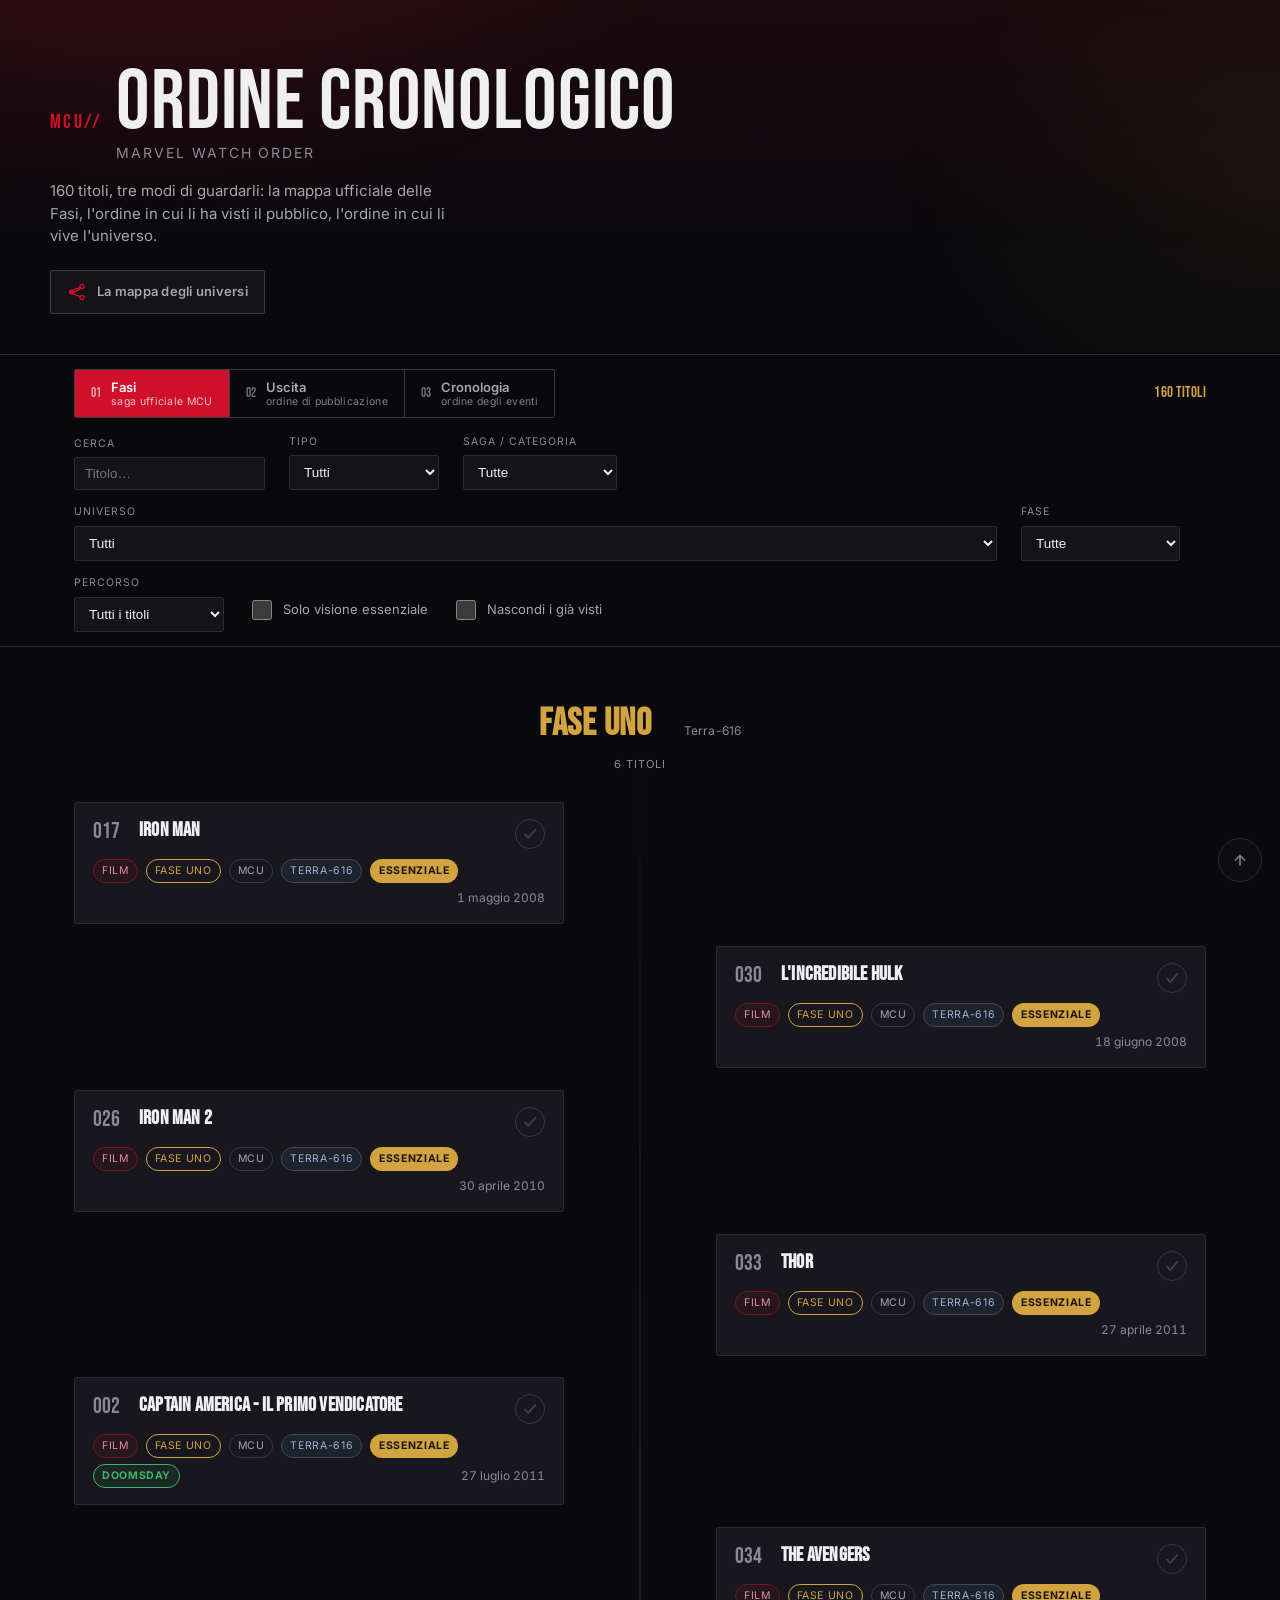
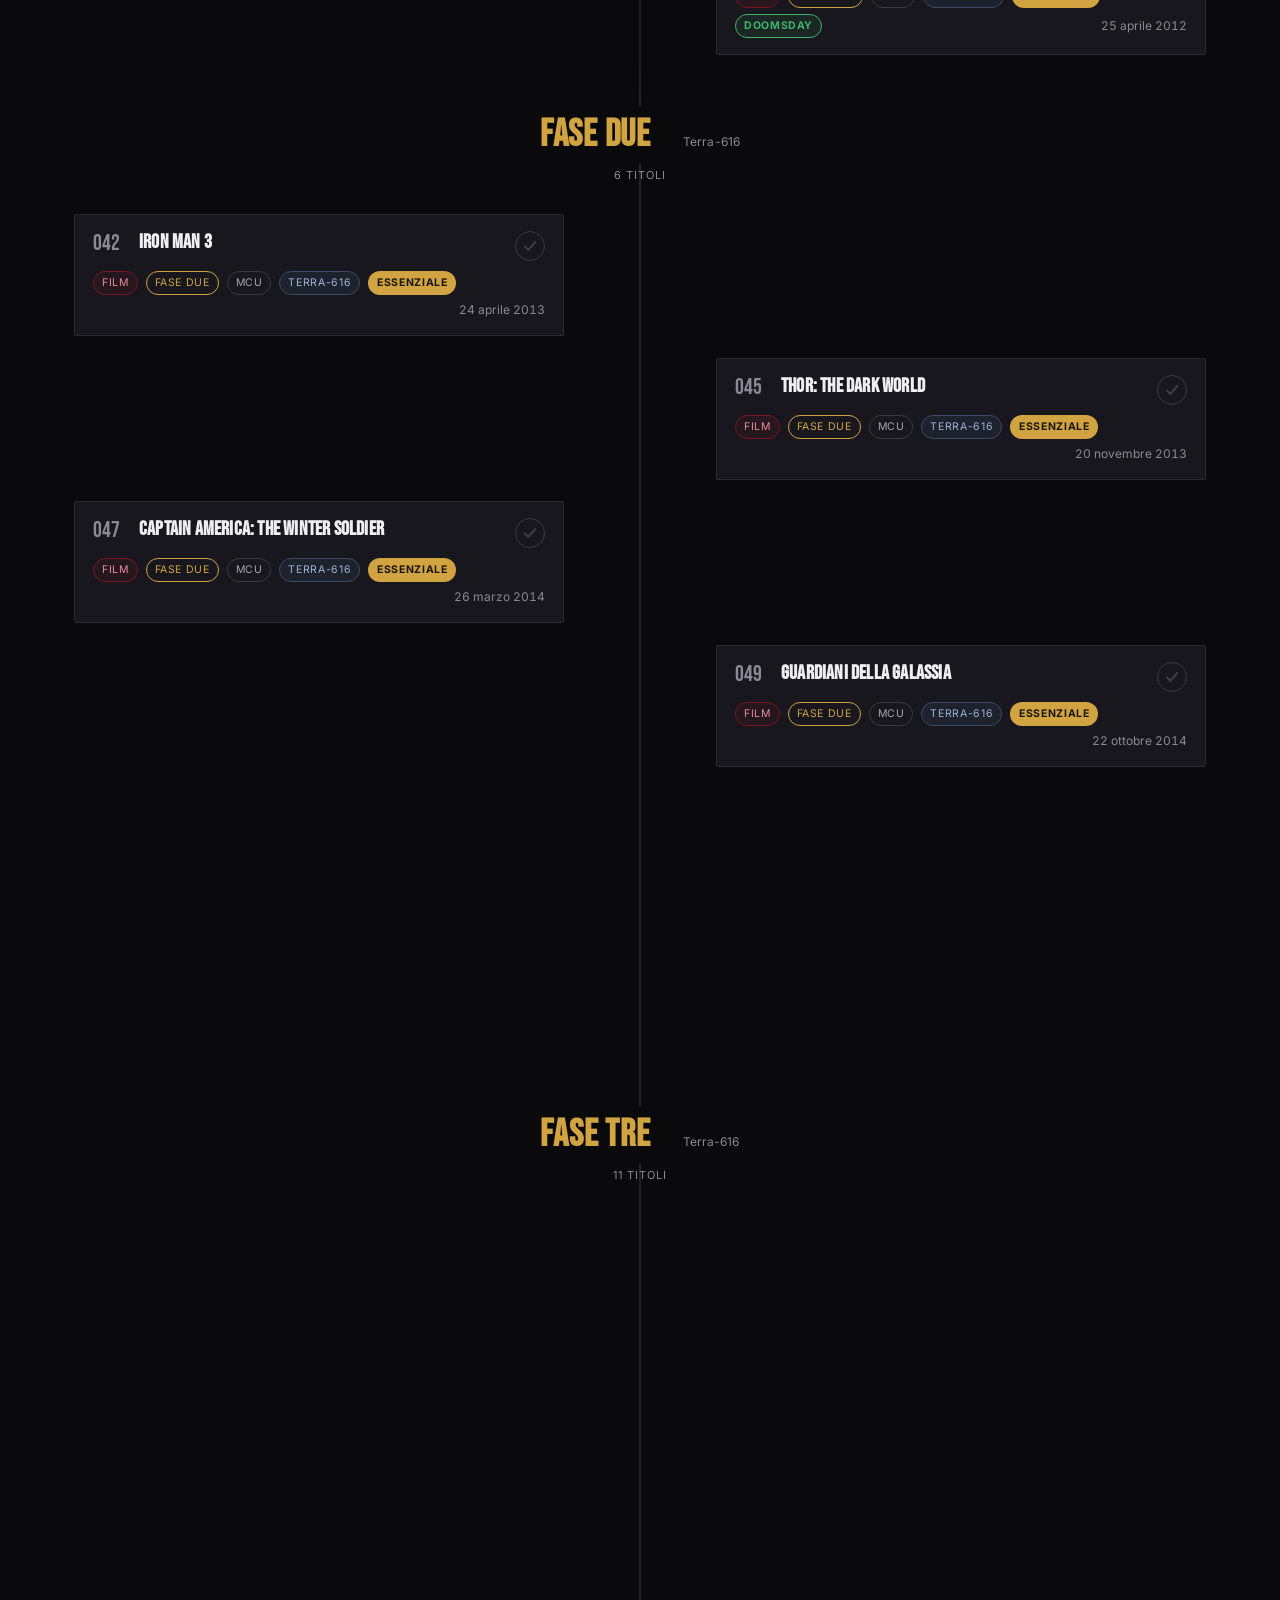
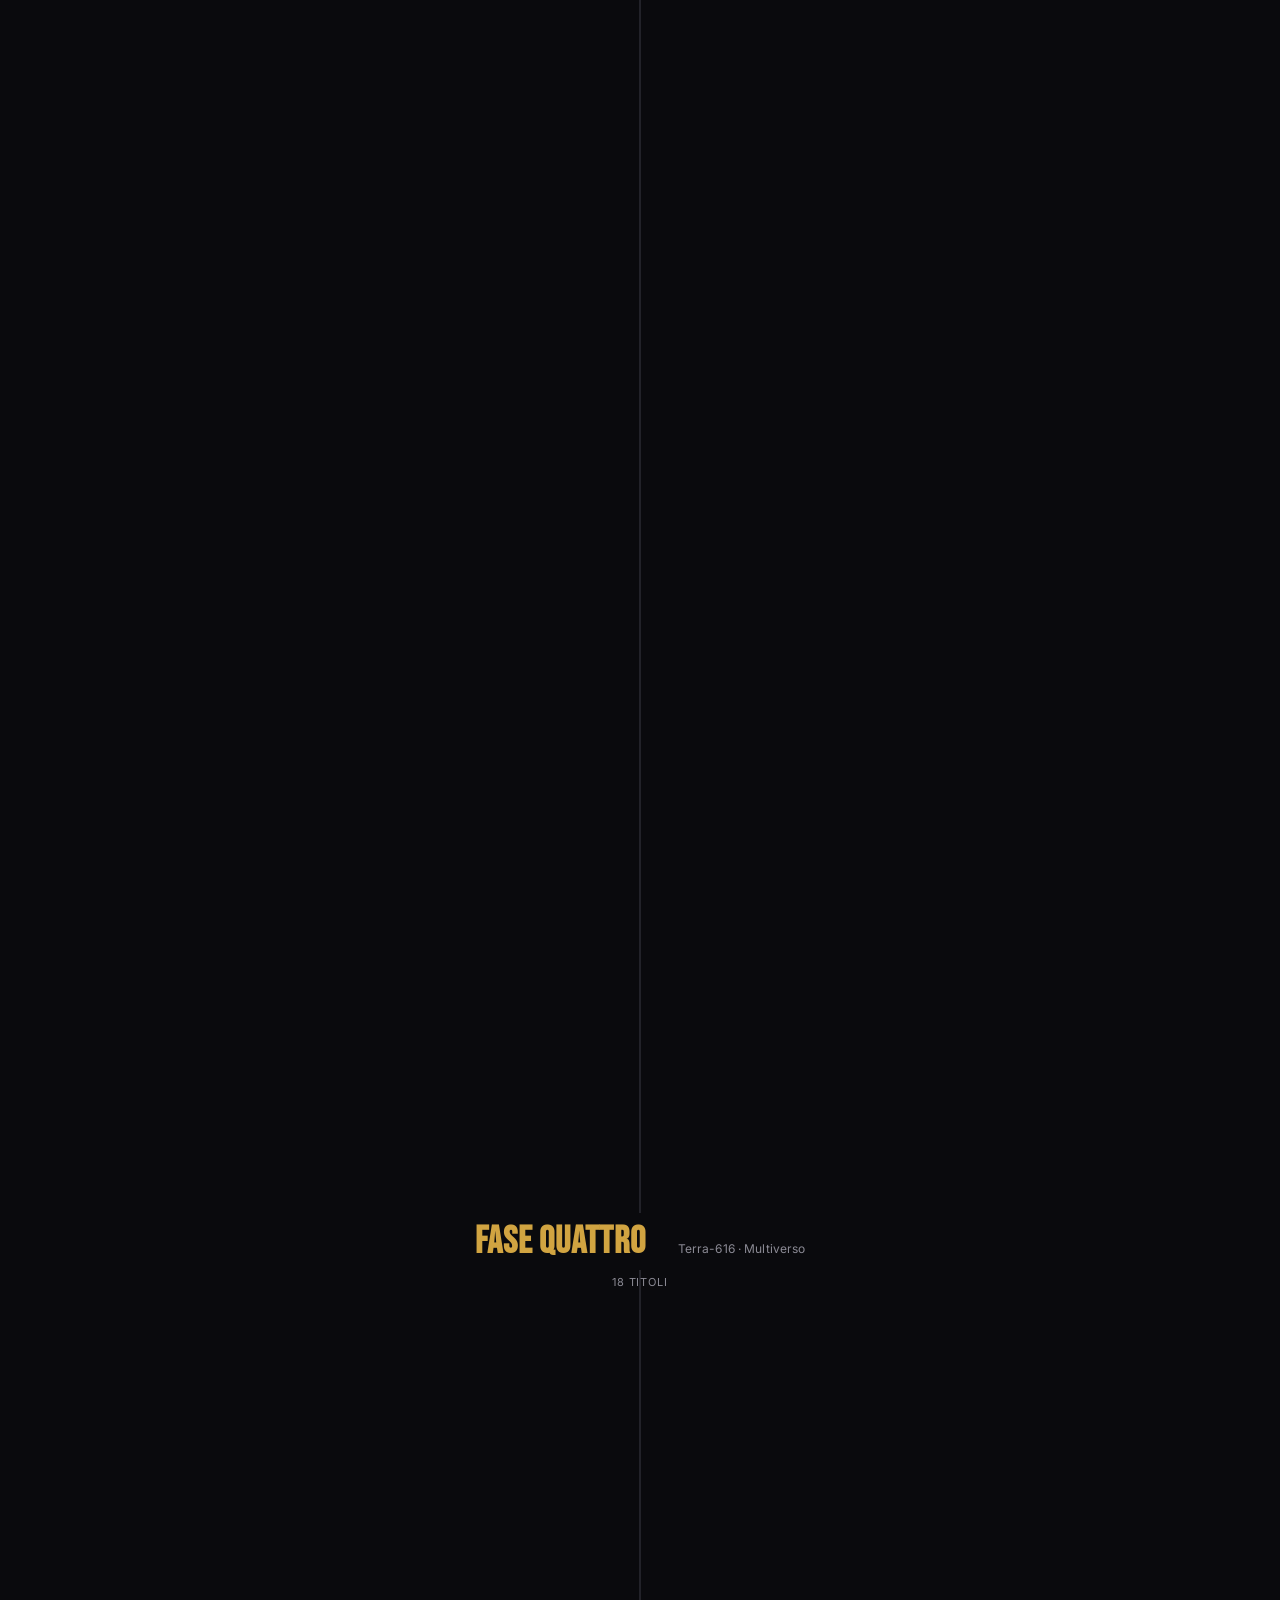
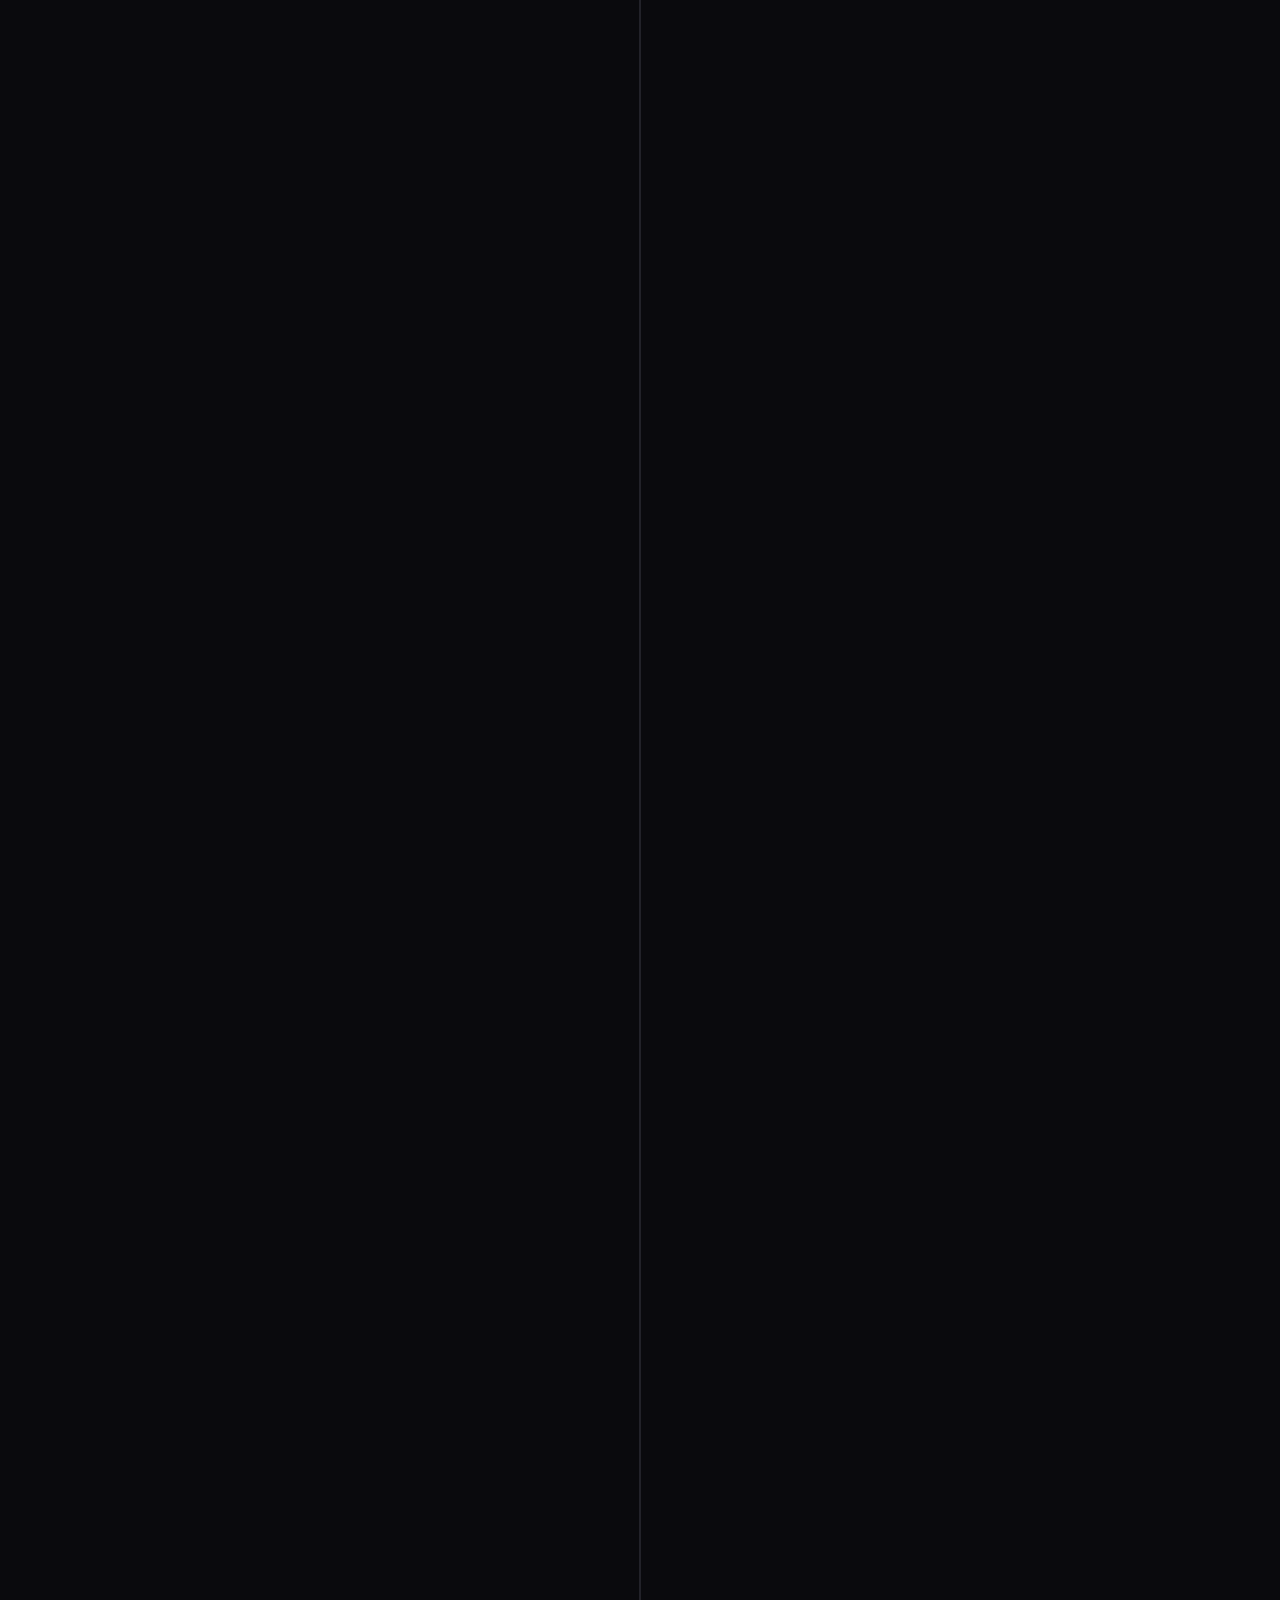
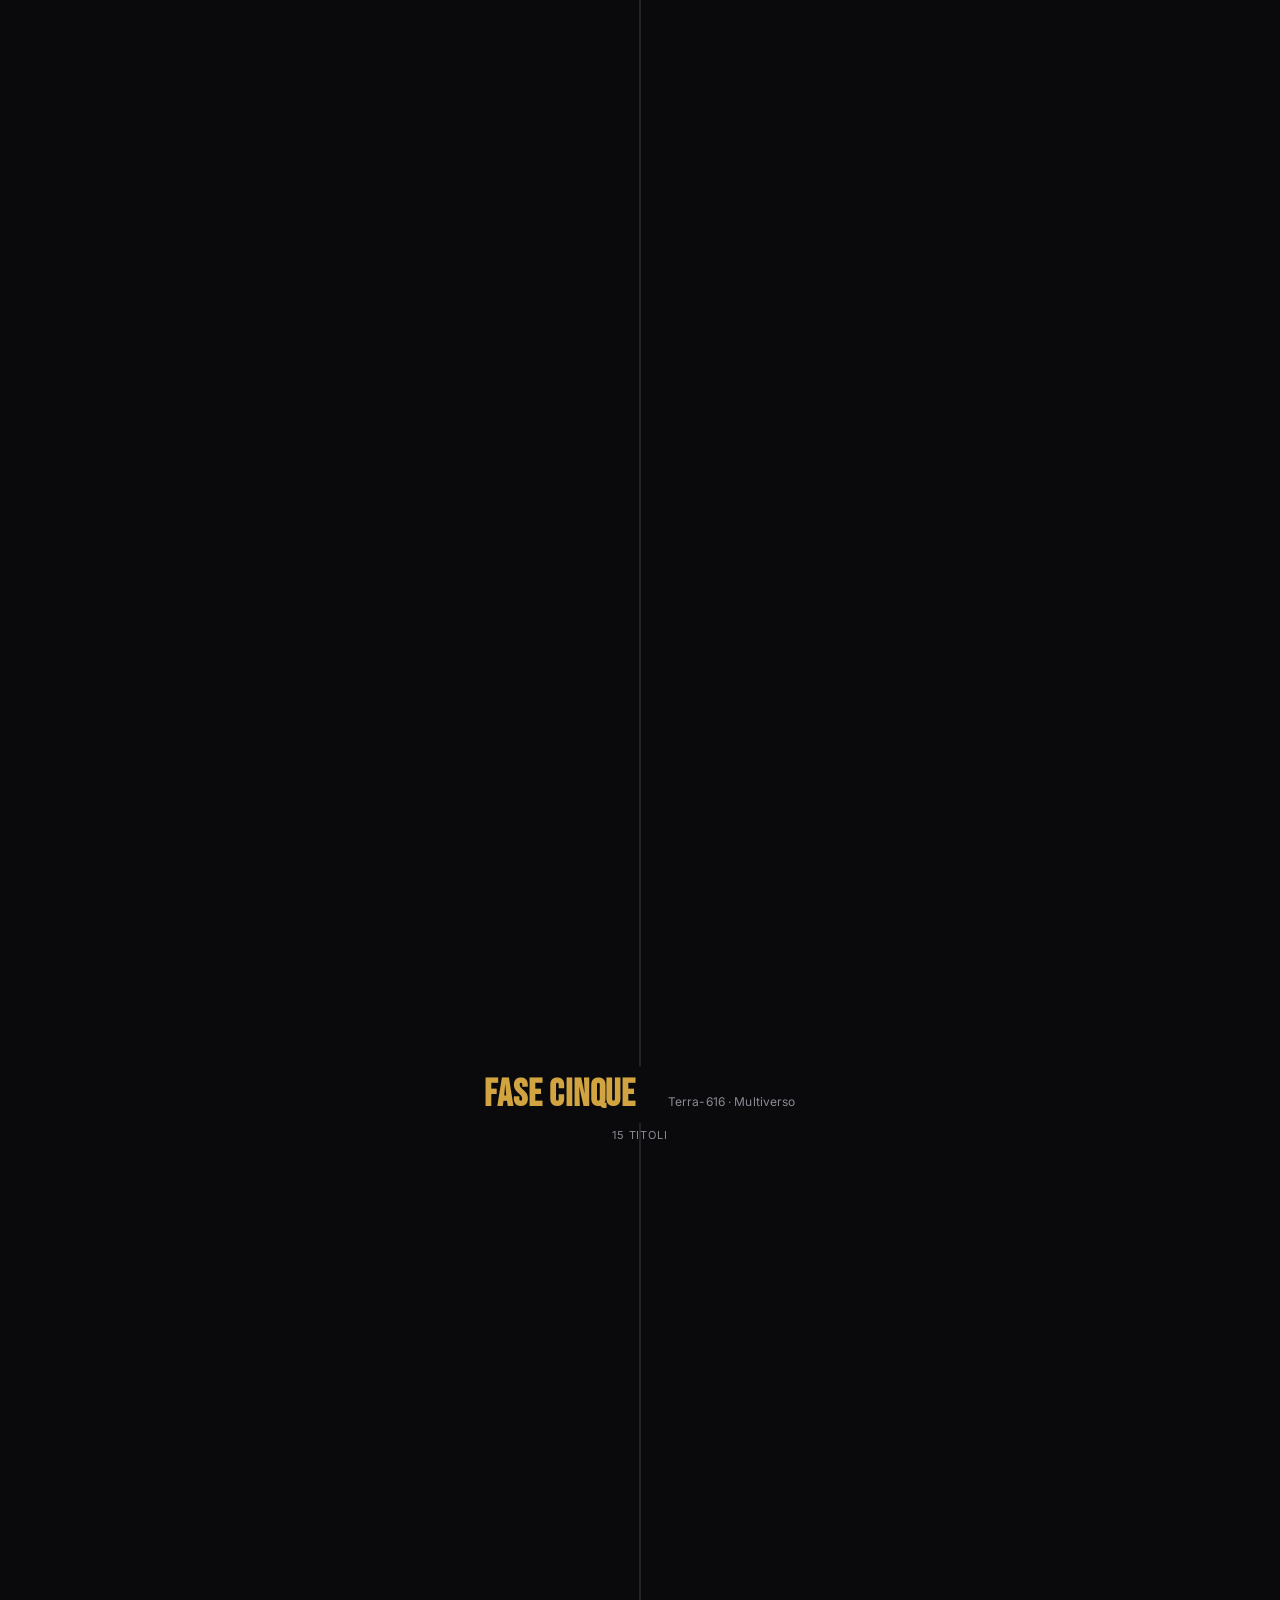
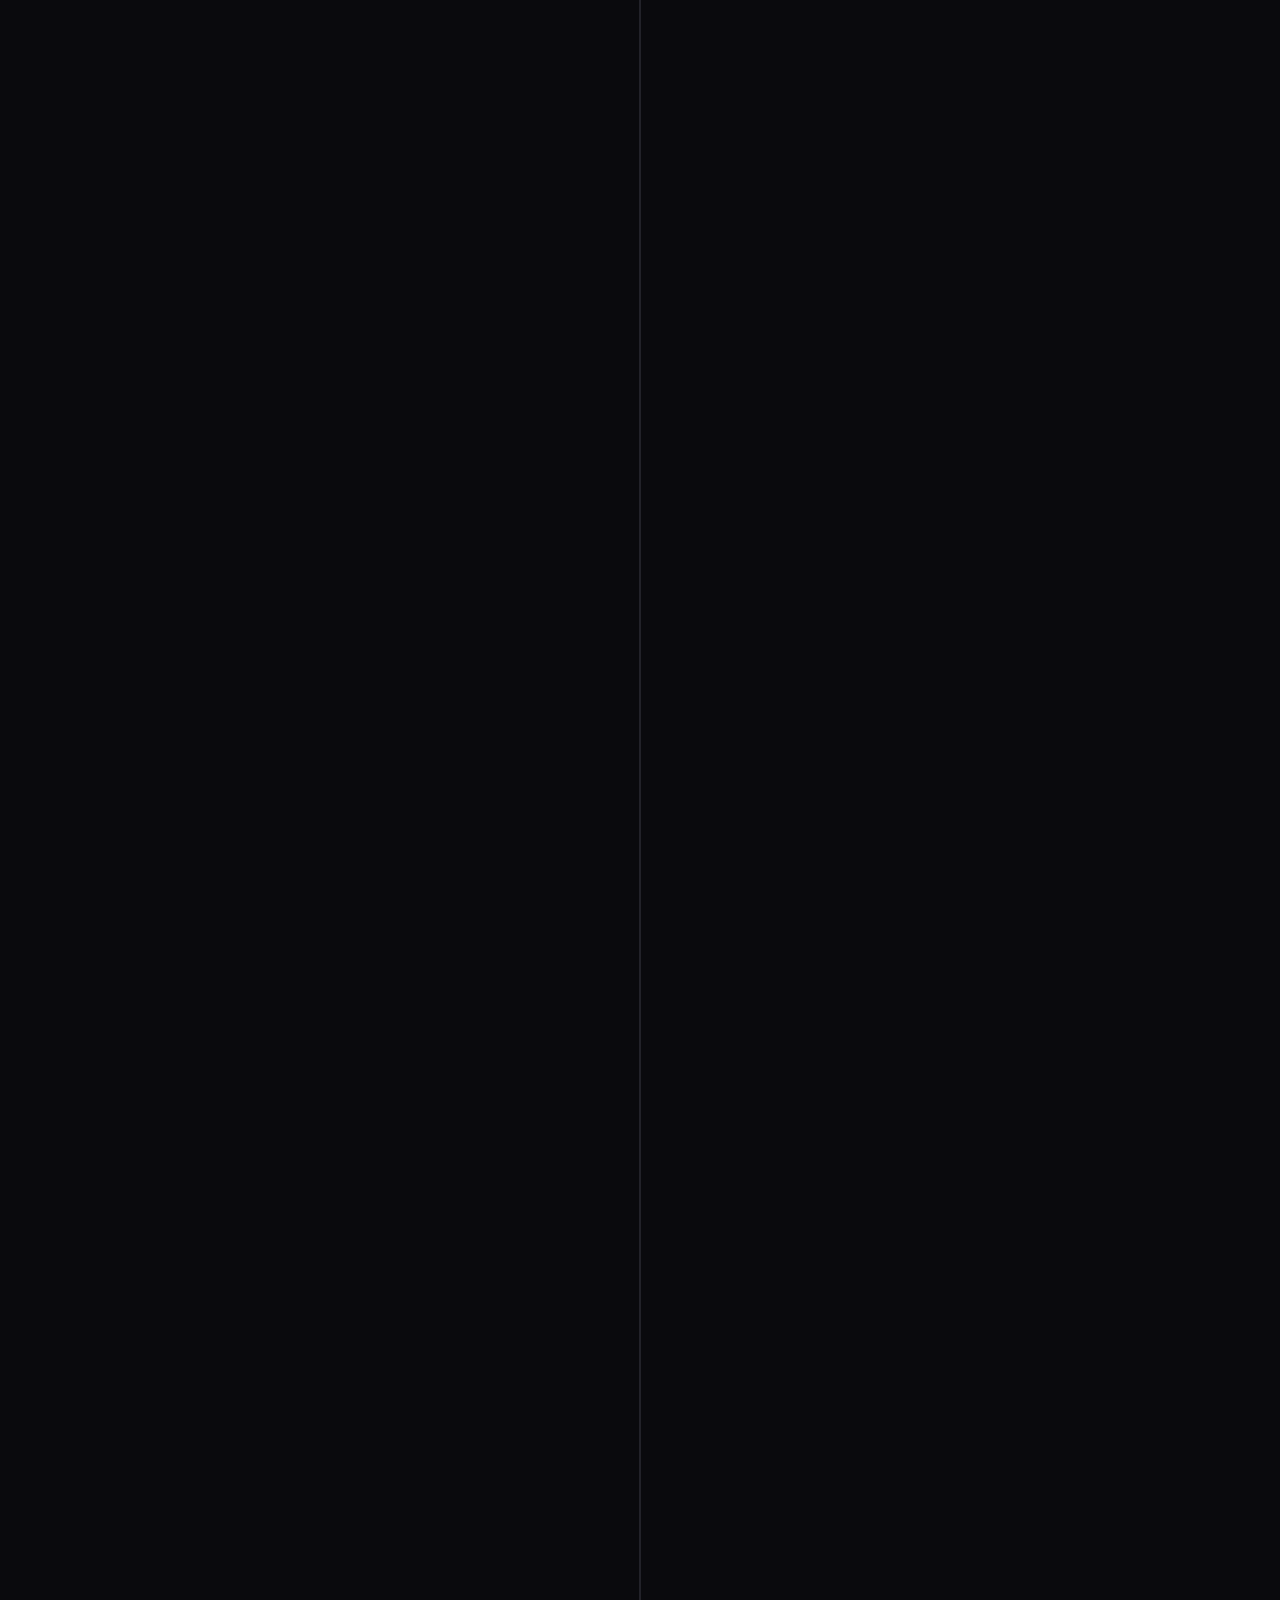
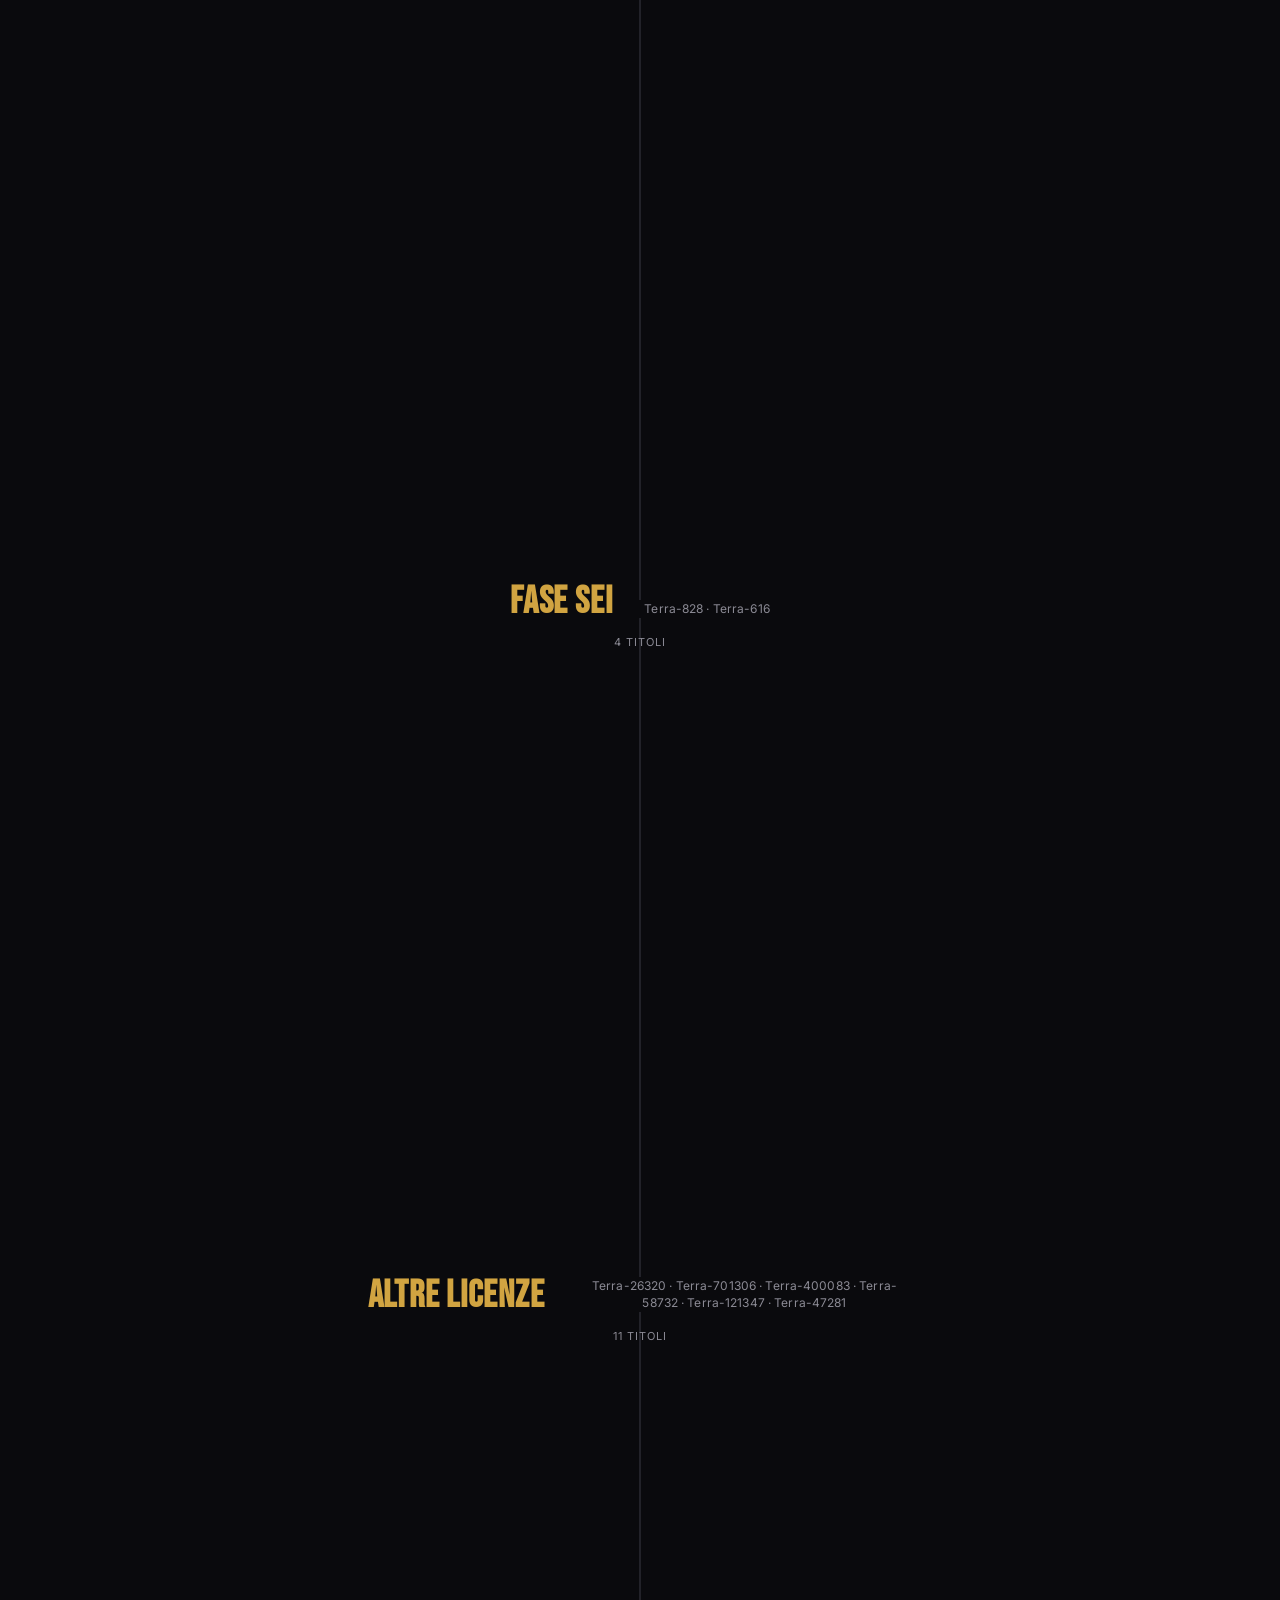
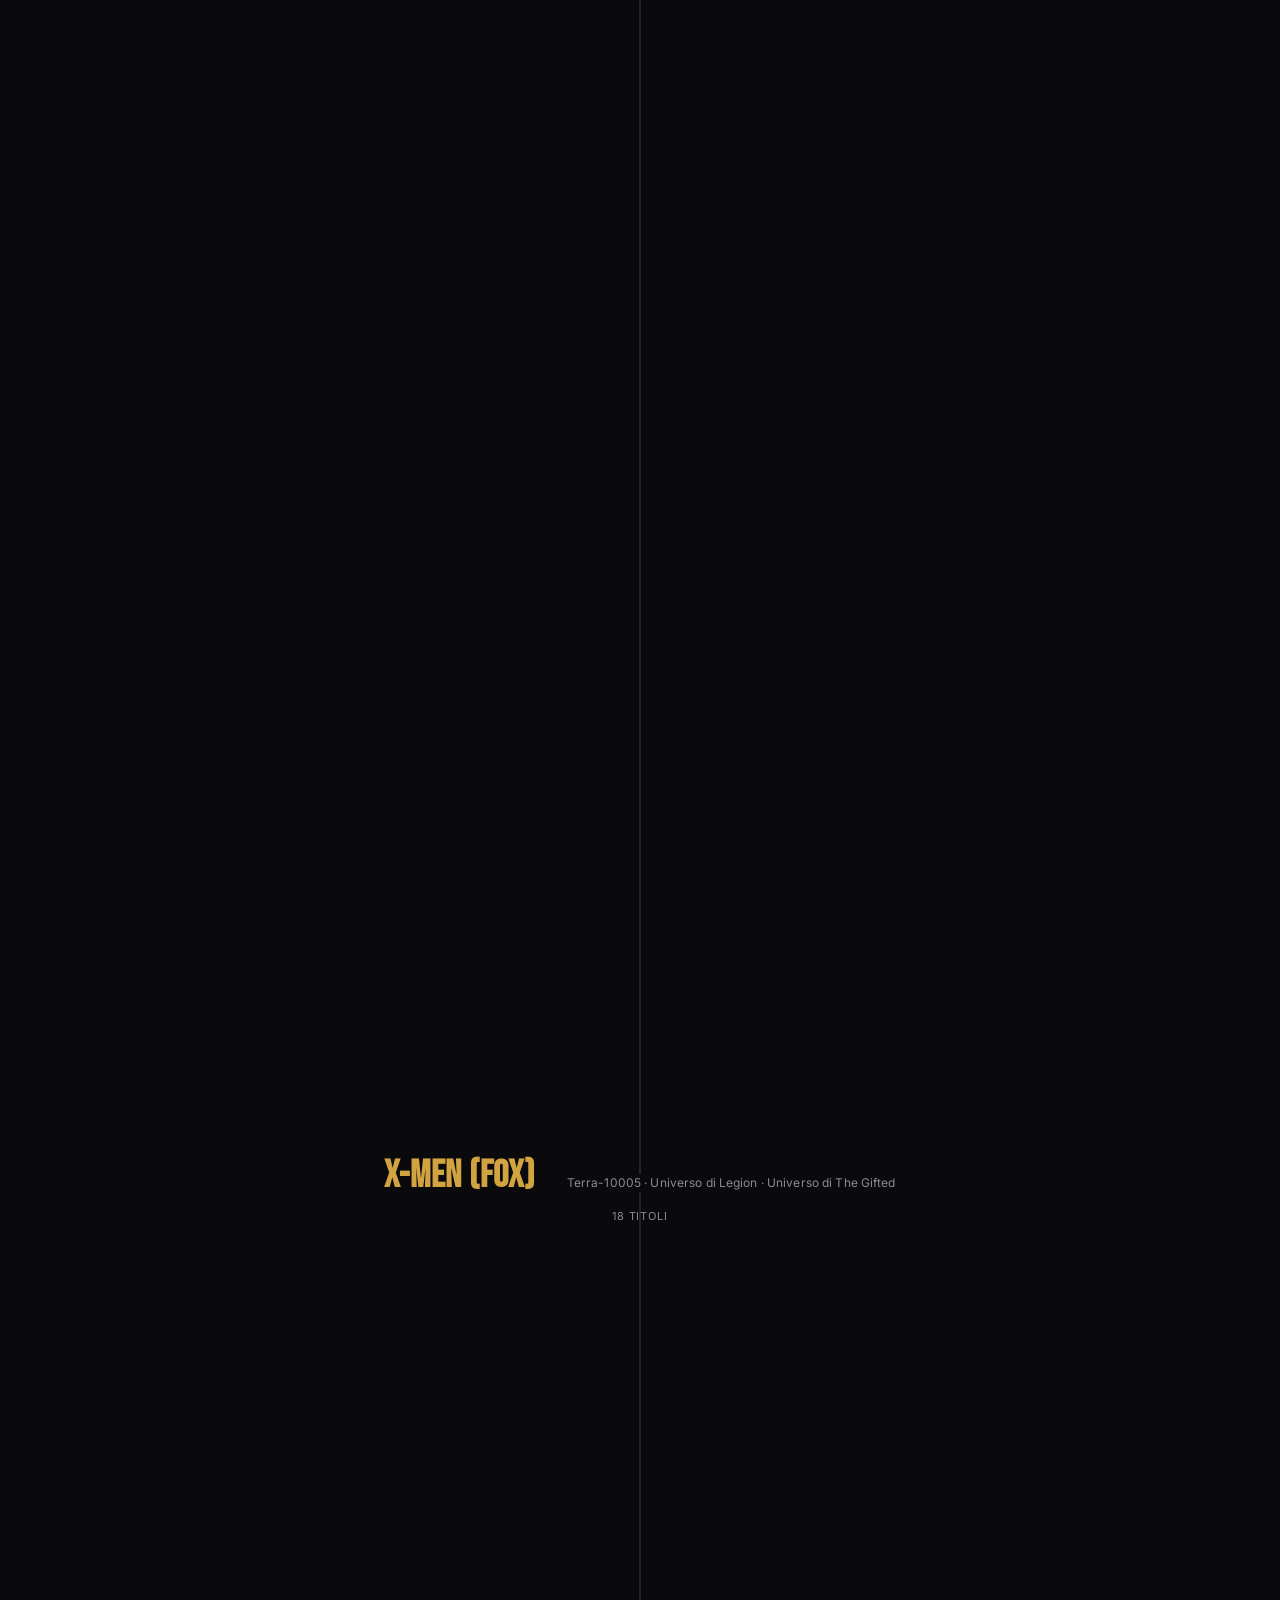
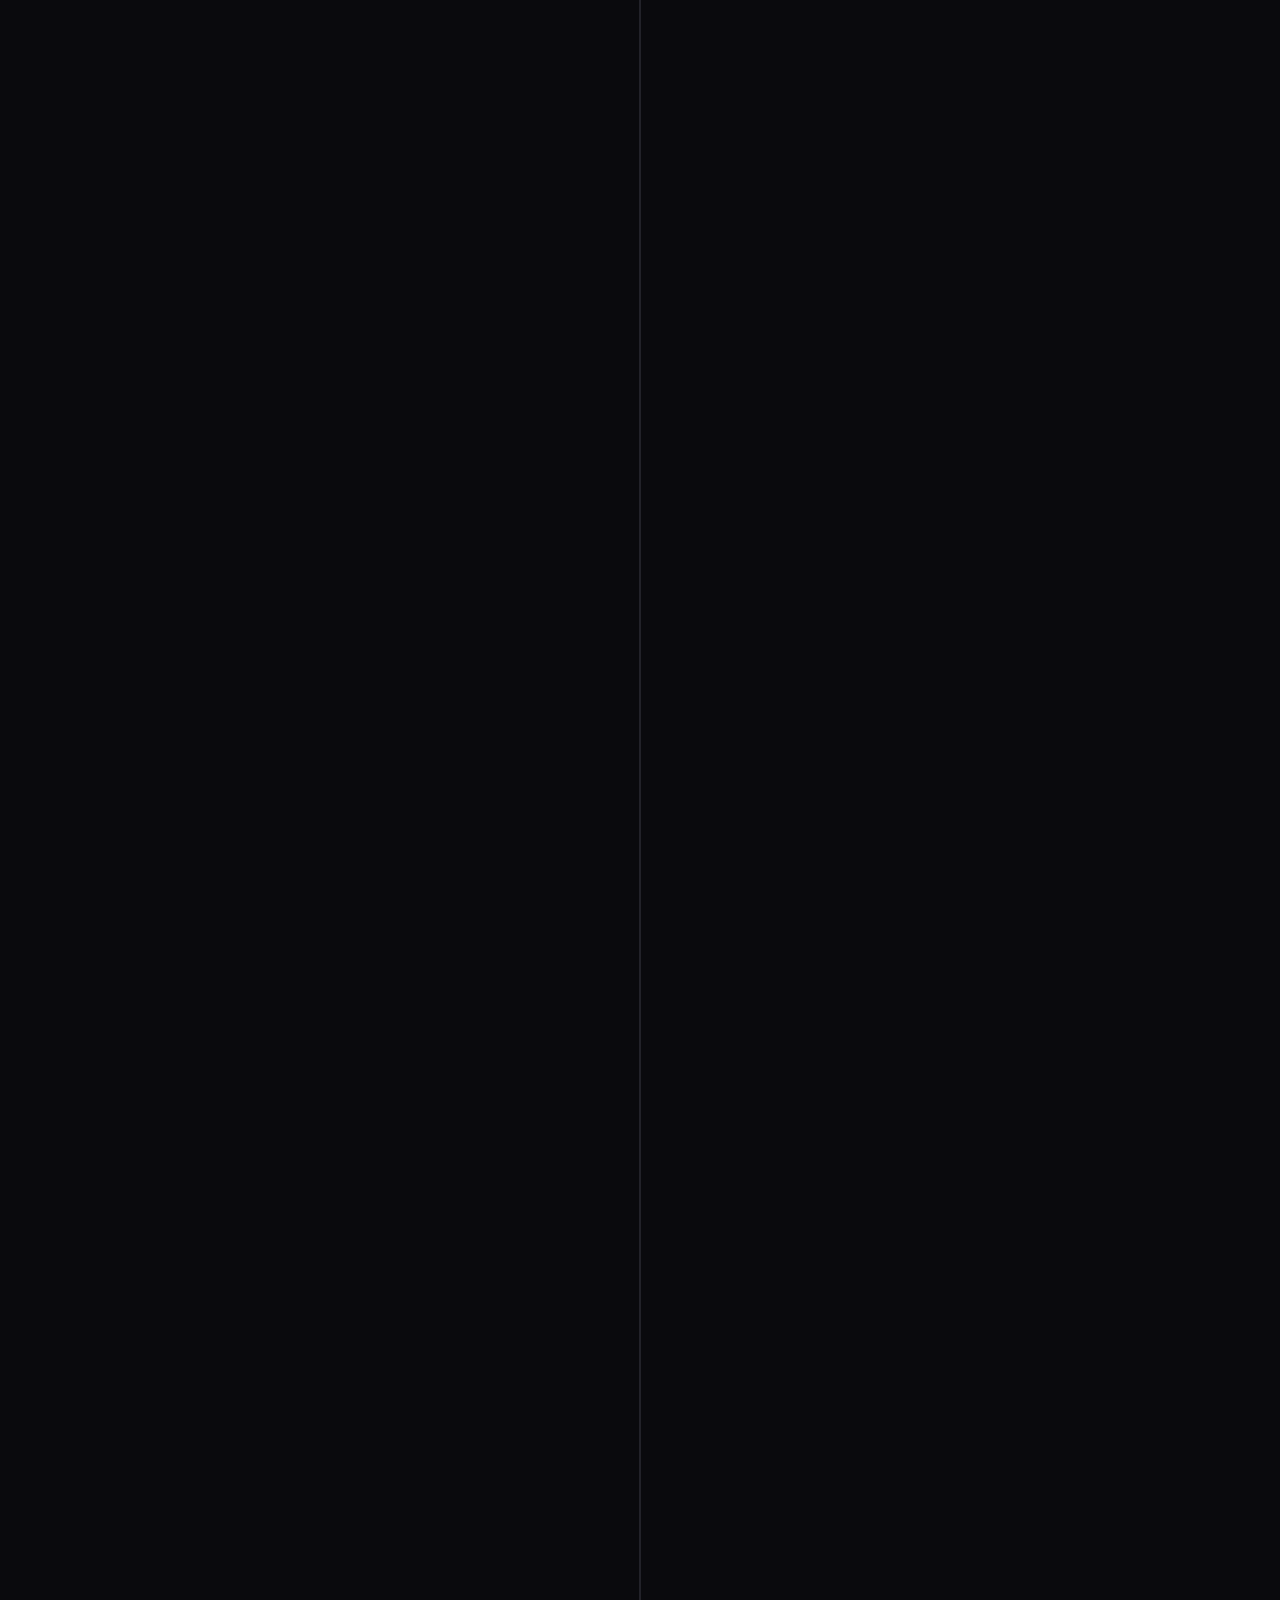
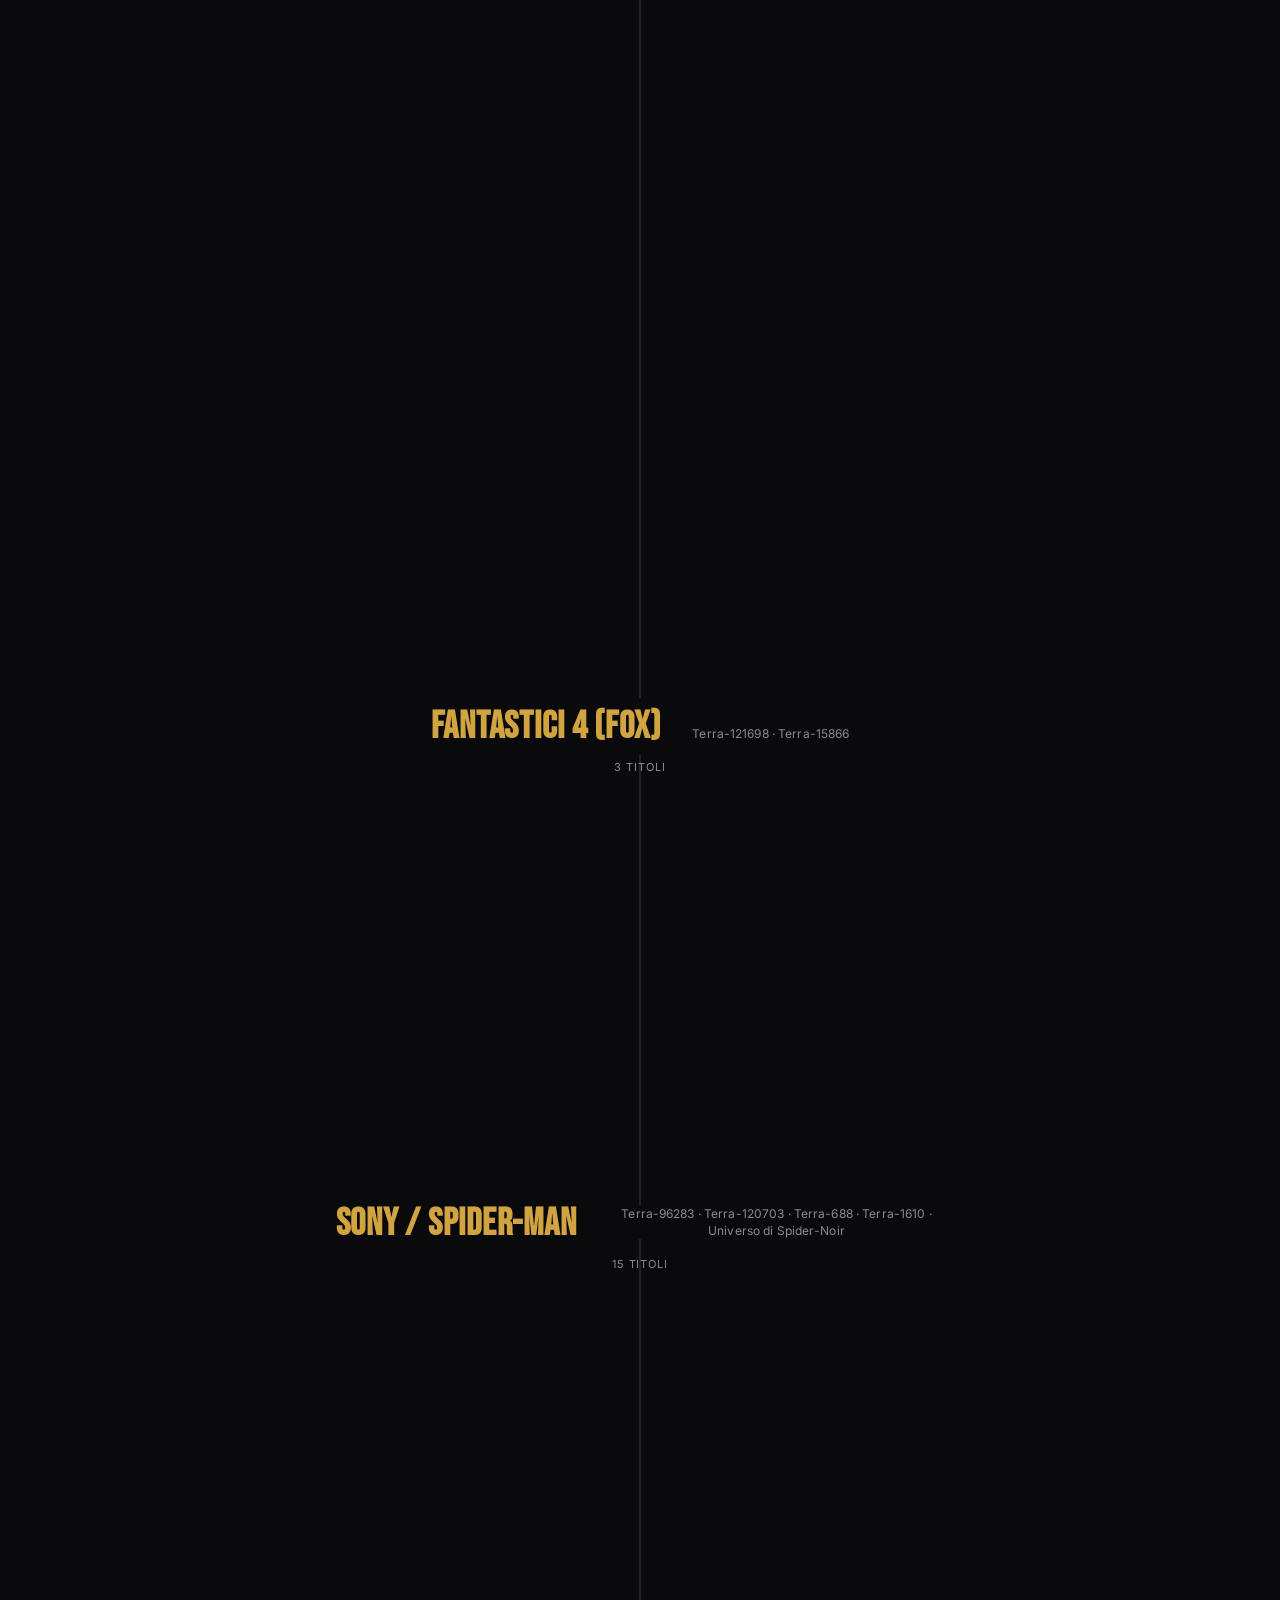
<file: index.html>
<!DOCTYPE html>
<html lang="it">
<head>
<meta charset="UTF-8">
<meta name="viewport" content="width=device-width, initial-scale=1.0">
<title>Ordine Cronologico Marvel — La linea temporale</title>
<meta name="description" content="Tutti i film e le serie Marvel in un'unica linea temporale: per Fasi ufficiali, per data di uscita o in ordine cronologico narrativo.">
<meta name="theme-color" content="#0a0a0d">
<link rel="icon" href="data:image/svg+xml,%3Csvg xmlns='http://www.w3.org/2000/svg' viewBox='0 0 32 32'%3E%3Crect width='32' height='32' fill='%23d0102a'/%3E%3Cpath d='M7 24V8h4l5 9 5-9h4v16h-4v-8l-5 8-5-8v8z' fill='%23fff'/%3E%3C/svg%3E">
<meta property="og:type" content="website">
<meta property="og:title" content="Ordine Cronologico Marvel — La linea temporale">
<meta property="og:description" content="Tutti i film e le serie Marvel in un'unica linea temporale: per Fasi ufficiali, per data di uscita o in ordine cronologico narrativo.">
<meta property="og:locale" content="it_IT">
<meta name="twitter:card" content="summary">
<link rel="preconnect" href="https://fonts.googleapis.com">
<link rel="preconnect" href="https://fonts.gstatic.com" crossorigin>
<link href="https://fonts.googleapis.com/css2?family=Bebas+Neue&family=Inter:wght@400;500;600;700;800&display=swap" rel="stylesheet">
<link rel="stylesheet" href="style.css">
</head>
<body>

<div class="noise-overlay" aria-hidden="true"></div>

<header class="site-header" id="top">
  <div class="header-inner">
    <div class="brand">
      <span class="brand-mark">MCU//</span>
      <h1>Ordine Cronologico<span class="brand-sub">Marvel Watch Order</span></h1>
    </div>
    <p class="header-tagline"><span id="total-count">160</span> titoli, tre modi di guardarli: la mappa ufficiale delle Fasi, l'ordine in cui li ha visti il pubblico, l'ordine in cui li vive l'universo.</p>
    <nav class="site-nav" aria-label="Pagine del sito">
      <a class="nav-link" href="mappa.html">
        <svg class="nav-icon" width="20" height="20" viewBox="0 0 20 20" aria-hidden="true">
          <path d="M6.6 7.6l6.8-2.2M6.6 12.4l6.8 2.2M6.3 10.6l7.4-4.2" stroke="currentColor" stroke-width="1.3" fill="none" stroke-linecap="round"/>
          <circle cx="4.5" cy="10" r="2.6" fill="currentColor"/>
          <circle cx="15" cy="4.5" r="2.1" fill="none" stroke="currentColor" stroke-width="1.4"/>
          <circle cx="15" cy="15.5" r="2.1" fill="none" stroke="currentColor" stroke-width="1.4"/>
        </svg>
        <span>La mappa degli universi</span>
      </a>
    </nav>
  </div>
</header>

<main>

  <section class="controls" aria-label="Filtri e ordinamento">
    <div class="controls-inner">

      <div class="controls-top">
        <div class="mode-switch" role="tablist" aria-label="Modalità ordinamento">
          <button class="mode-btn is-active" data-mode="fase" role="tab" aria-selected="true">
            <span class="mode-num">01</span>
            <span class="mode-label">Fasi<em>saga ufficiale MCU</em></span>
          </button>
          <button class="mode-btn" data-mode="uscita" role="tab" aria-selected="false">
            <span class="mode-num">02</span>
            <span class="mode-label">Uscita<em>ordine di pubblicazione</em></span>
          </button>
          <button class="mode-btn" data-mode="cronologico" role="tab" aria-selected="false">
            <span class="mode-num">03</span>
            <span class="mode-label">Cronologia<em>ordine degli eventi</em></span>
          </button>
        </div>

        <button id="filters-toggle" class="filters-toggle" type="button" aria-expanded="false" aria-controls="filters-panel">
          <span>Filtri</span>
          <svg class="chevron" width="10" height="6" viewBox="0 0 10 6" aria-hidden="true"><path d="M1 1l4 4 4-4" stroke="currentColor" stroke-width="1.6" fill="none" stroke-linecap="round" stroke-linejoin="round"/></svg>
        </button>

        <p class="result-count" role="status" aria-live="polite"><span id="result-count">160</span> <span id="result-count-label">titoli</span></p>

        <div class="progress" id="progress" hidden>
          <div class="progress-bar" role="progressbar" aria-labelledby="progress-text" aria-valuemin="0" aria-valuemax="160" aria-valuenow="0">
            <span class="progress-fill" id="progress-fill"></span>
          </div>
          <p class="progress-text" id="progress-text">0 di 160 visti</p>
          <button type="button" id="reset-visti" class="progress-reset">Azzera</button>
        </div>
      </div>

      <div id="filters-panel" class="filters">
        <div class="filter-group">
          <label for="search">Cerca</label>
          <input type="search" id="search" placeholder="Titolo…" autocomplete="off">
        </div>

        <div class="filter-group">
          <label for="tipo-filter">Tipo</label>
          <select id="tipo-filter">
            <option value="">Tutti</option>
          </select>
        </div>

        <div class="filter-group">
          <label for="cat-filter">Saga / Categoria</label>
          <select id="cat-filter">
            <option value="">Tutte</option>
          </select>
        </div>

        <div class="filter-group">
          <label for="universo-filter">Universo</label>
          <select id="universo-filter">
            <option value="">Tutti</option>
          </select>
        </div>

        <div class="filter-group">
          <label for="fase-filter">Fase</label>
          <select id="fase-filter">
            <option value="">Tutte</option>
          </select>
        </div>

        <div class="filter-group">
          <label for="percorso-filter">Percorso</label>
          <select id="percorso-filter">
            <option value="">Tutti i titoli</option>
            <option value="doomsday">Lista Doomsday</option>
            <option value="xmen">Saga X-Men</option>
          </select>
        </div>

        <div class="filter-group filter-checkbox">
          <label>
            <input type="checkbox" id="required-only">
            Solo visione essenziale
          </label>
        </div>

        <div class="filter-group filter-checkbox">
          <label>
            <input type="checkbox" id="hide-watched">
            Nascondi i già visti
          </label>
        </div>
      </div>
    </div>
  </section>

  <section class="timeline-wrap">
    <div id="timeline" class="timeline"></div>
    <p id="empty-state" class="empty-state" hidden>Nessun titolo corrisponde ai filtri selezionati. <button id="reset-filters" type="button">Azzera i filtri</button></p>
  </section>

</main>

<footer class="site-footer">
  <p>Dati importati dal foglio di lavoro originale · Ordine narrativo curato manualmente, date di uscita da fonti pubbliche · Alcune uscite future sono indicative.</p>
</footer>

<div class="modal-overlay" id="modal-overlay" hidden>
  <div class="modal" role="dialog" aria-modal="true" aria-labelledby="modal-title" tabindex="-1">
    <a class="modal-search" id="modal-search" href="#" target="_blank" rel="noopener" aria-label="Cerca su Google">
      <svg width="16" height="16" viewBox="0 0 16 16" aria-hidden="true"><circle cx="7" cy="7" r="5.5" stroke="currentColor" stroke-width="1.6" fill="none"/><line x1="11.2" y1="11.2" x2="15" y2="15" stroke="currentColor" stroke-width="1.6" stroke-linecap="round"/></svg>
    </a>
    <button class="modal-close" id="modal-close" type="button" aria-label="Chiudi scheda">
      <svg width="16" height="16" viewBox="0 0 16 16" aria-hidden="true"><path d="M1 1l14 14M15 1L1 15" stroke="currentColor" stroke-width="1.6" stroke-linecap="round"/></svg>
    </button>
    <div class="modal-body" id="modal-body"></div>
  </div>
</div>

<a class="to-top" href="#top" aria-label="Torna in cima alla pagina" title="Torna su">
  <svg width="16" height="16" viewBox="0 0 16 16" aria-hidden="true"><path d="M8 13V3.5M3.5 8L8 3.4 12.5 8" stroke="currentColor" stroke-width="1.7" fill="none" stroke-linecap="round" stroke-linejoin="round"/></svg>
</a>

<script src="comune.js"></script>
<script src="script.js"></script>
</body>
</html>
</file>
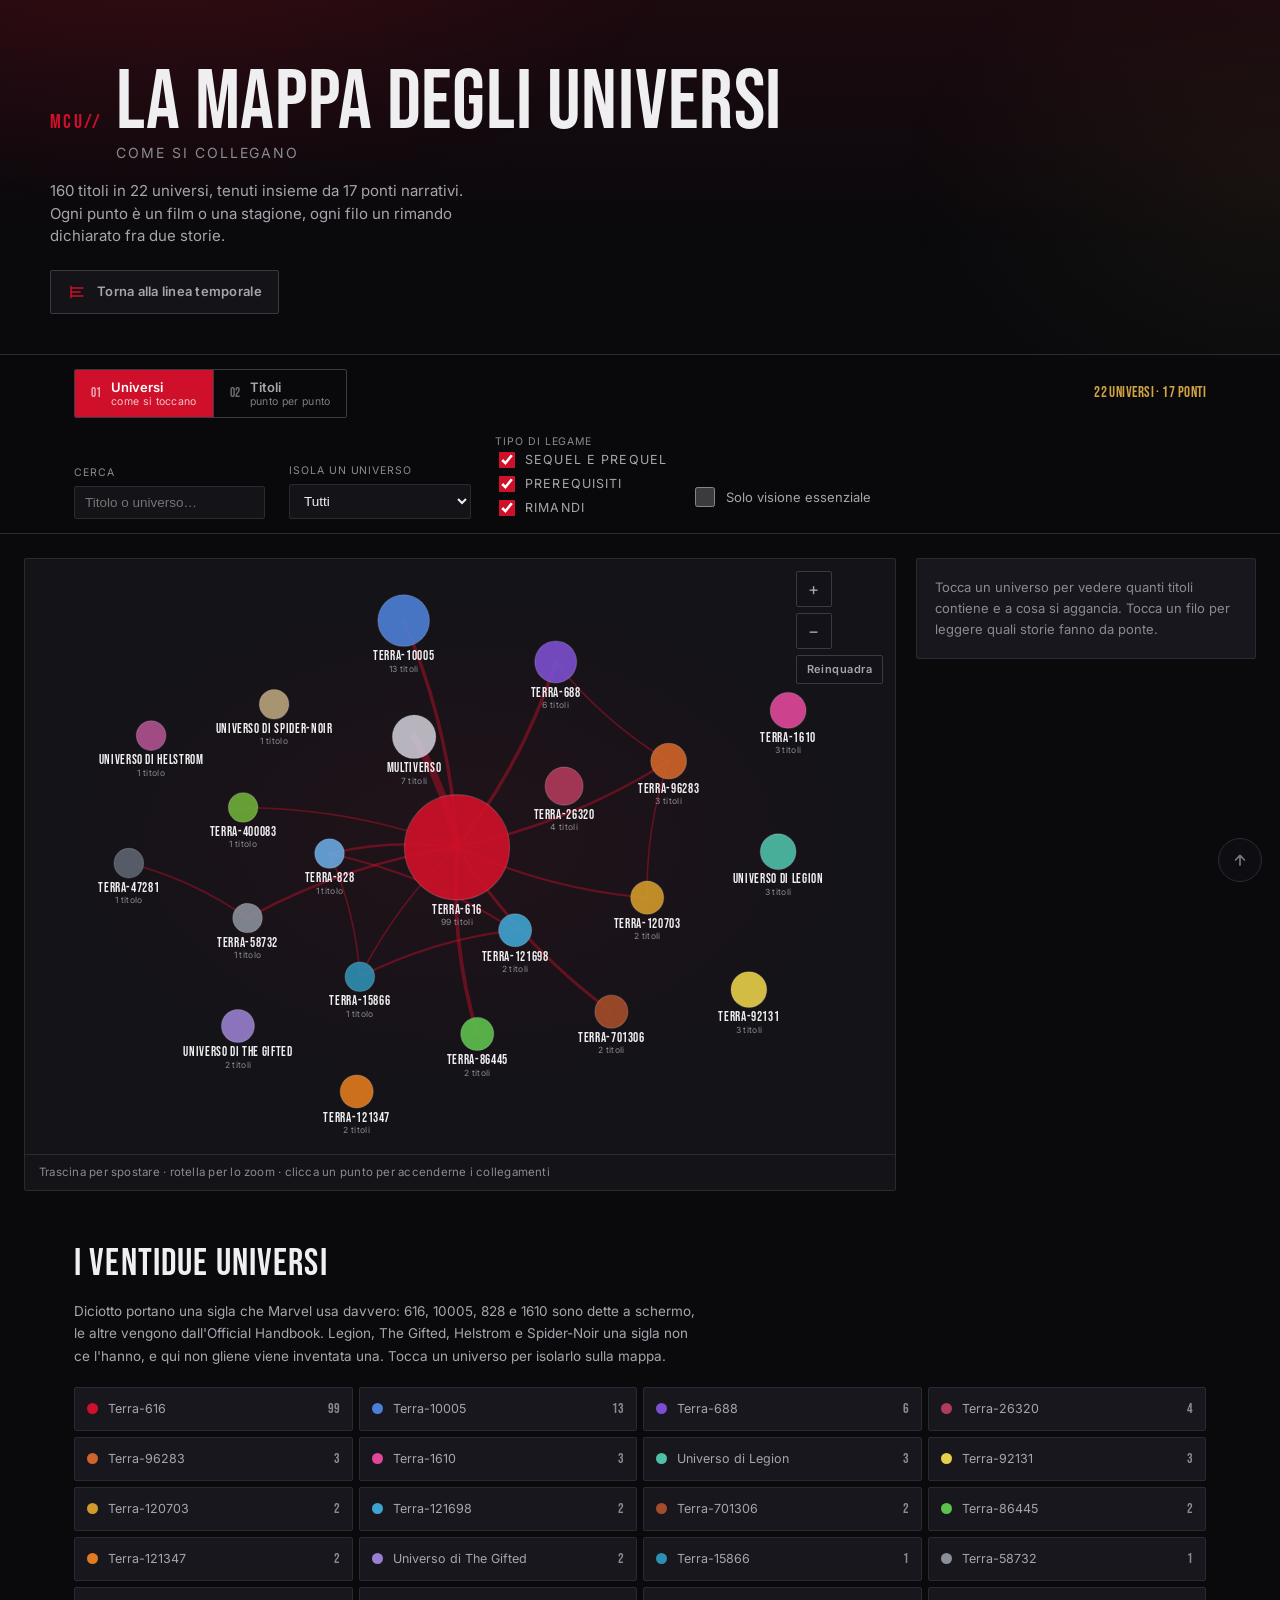
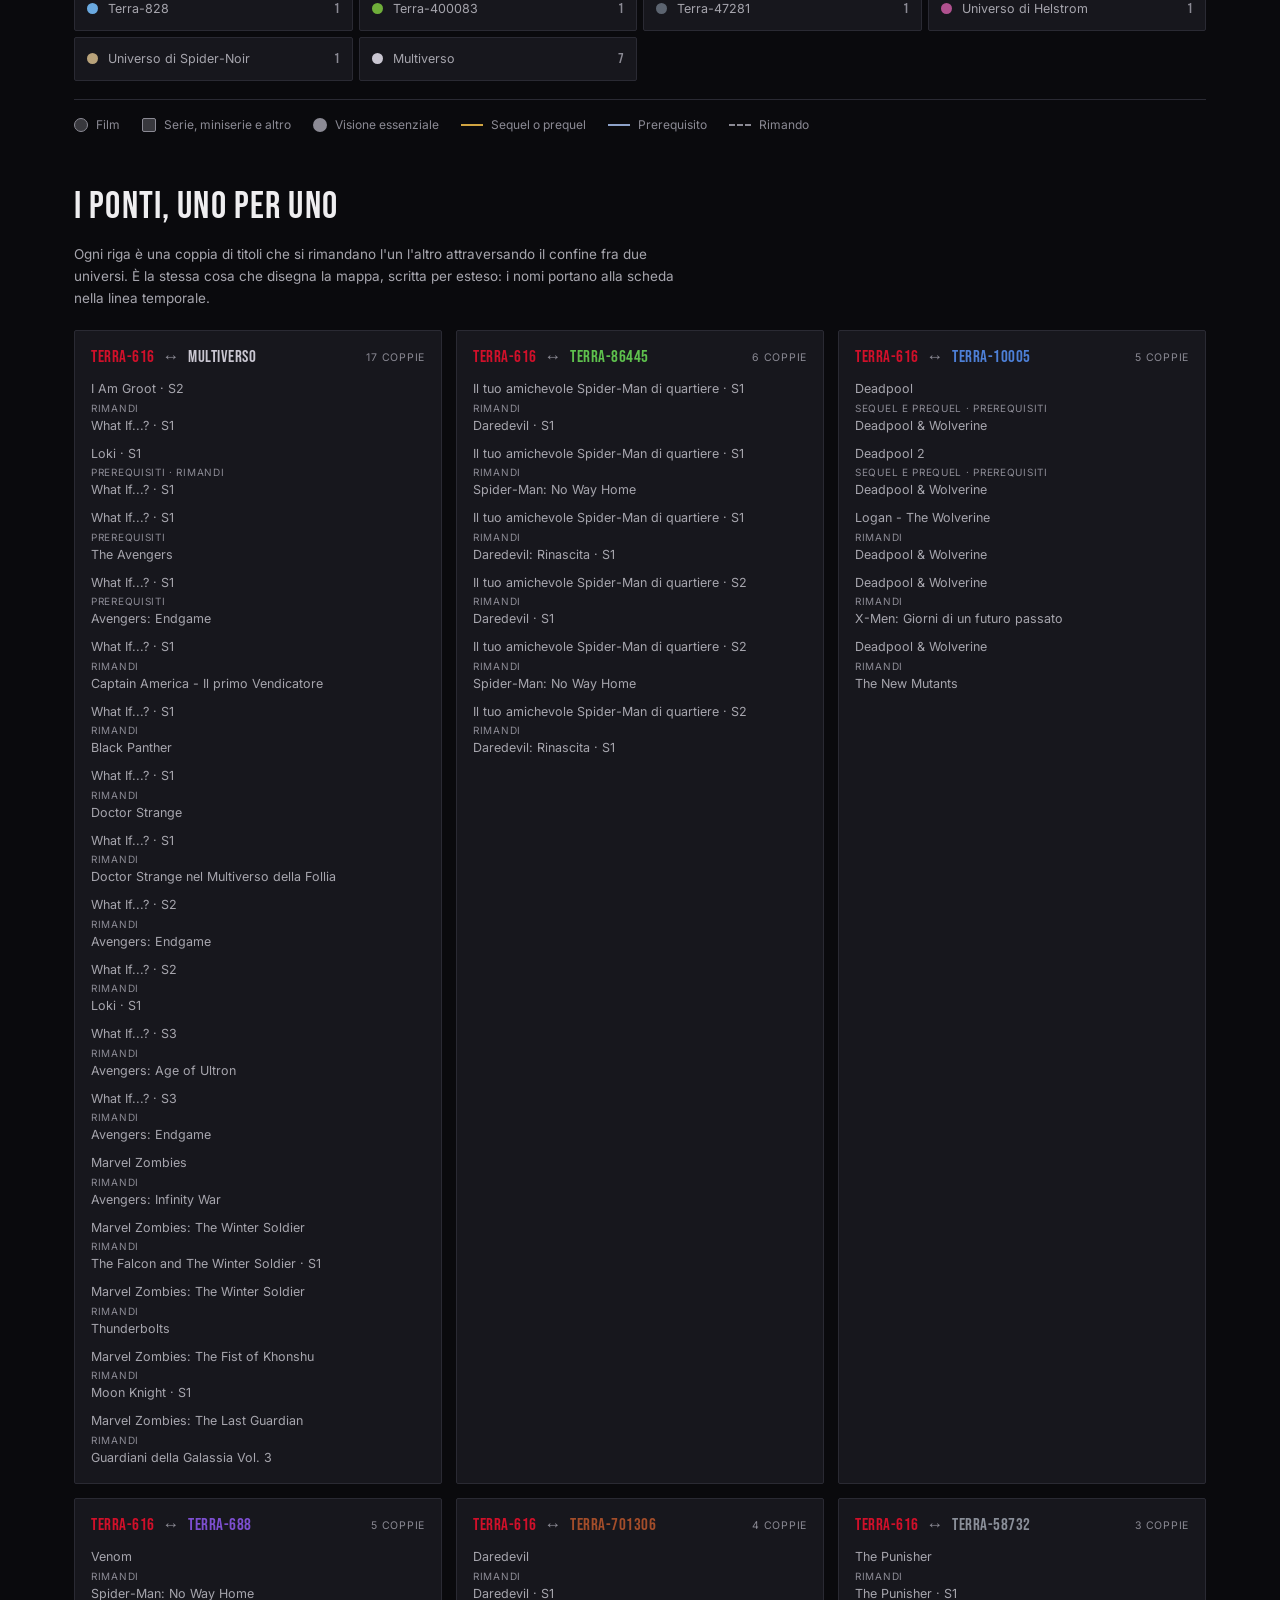
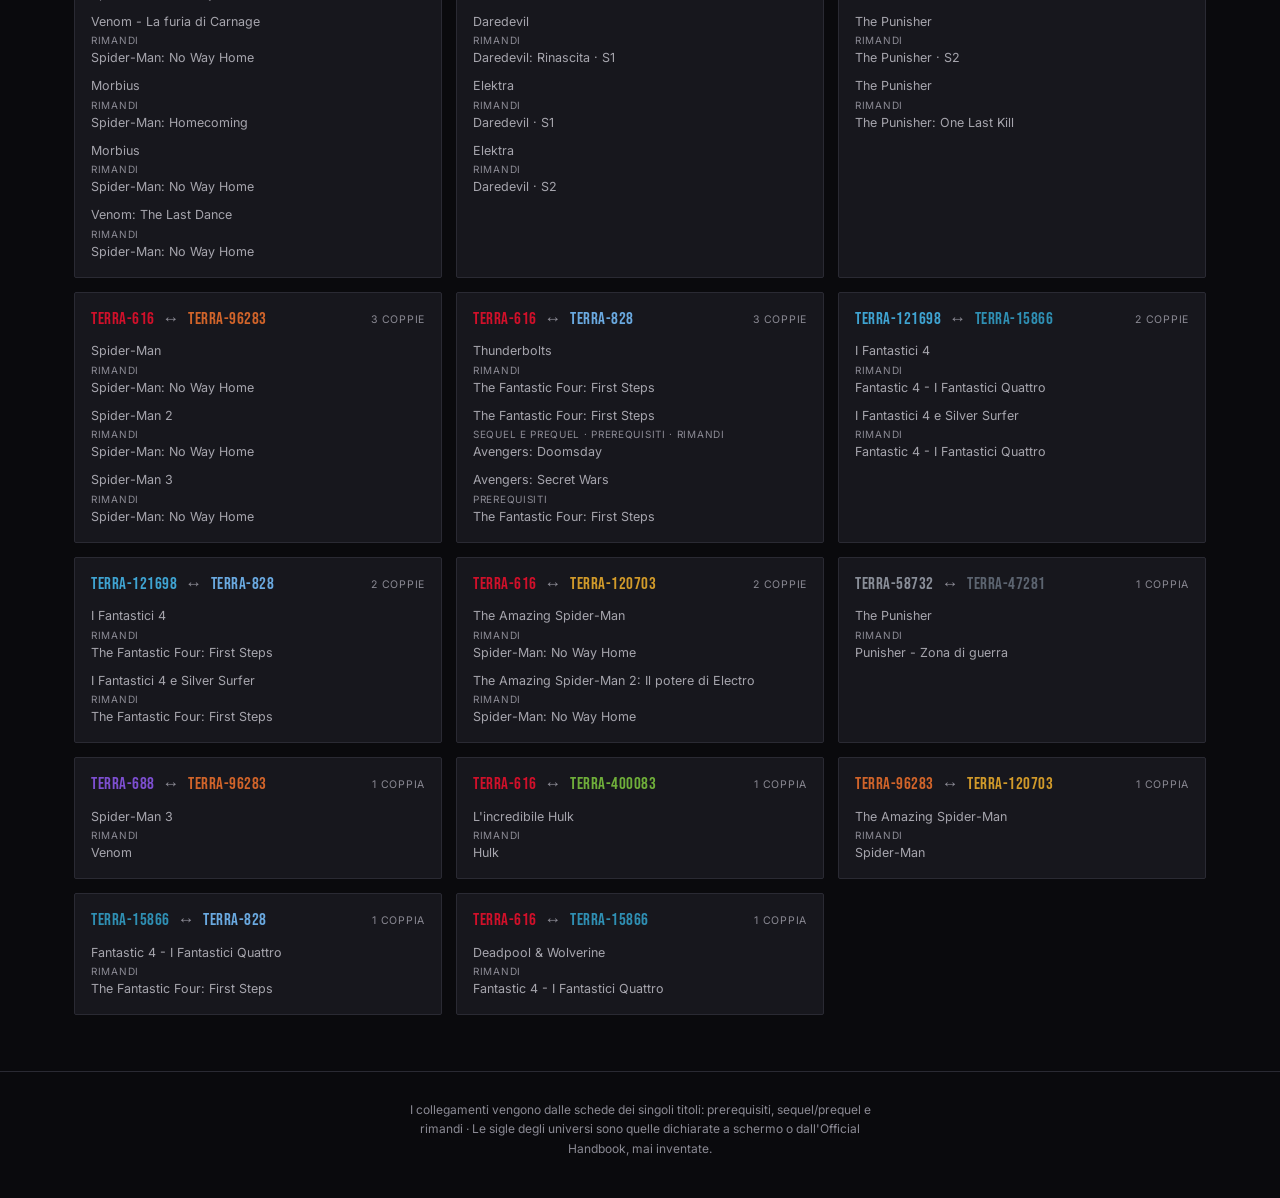
<file: mappa.html>
<!DOCTYPE html>
<html lang="it">
<head>
<meta charset="UTF-8">
<meta name="viewport" content="width=device-width, initial-scale=1.0">
<title>La mappa degli universi Marvel — Come si collegano</title>
<meta name="description" content="I ventidue universi Marvel e i ponti narrativi che li tengono insieme: ogni punto è un film o una stagione, ogni filo un rimando fra due storie.">
<meta name="theme-color" content="#0a0a0d">
<link rel="icon" href="data:image/svg+xml,%3Csvg xmlns='http://www.w3.org/2000/svg' viewBox='0 0 32 32'%3E%3Crect width='32' height='32' fill='%23d0102a'/%3E%3Cpath d='M7 24V8h4l5 9 5-9h4v16h-4v-8l-5 8-5-8v8z' fill='%23fff'/%3E%3C/svg%3E">
<meta property="og:type" content="website">
<meta property="og:title" content="La mappa degli universi Marvel">
<meta property="og:description" content="I ventidue universi Marvel e i ponti narrativi che li tengono insieme.">
<meta property="og:locale" content="it_IT">
<meta name="twitter:card" content="summary">
<link rel="preconnect" href="https://fonts.googleapis.com">
<link rel="preconnect" href="https://fonts.gstatic.com" crossorigin>
<link href="https://fonts.googleapis.com/css2?family=Bebas+Neue&family=Inter:wght@400;500;600;700;800&display=swap" rel="stylesheet">
<link rel="stylesheet" href="style.css">
<link rel="stylesheet" href="mappa.css">
</head>
<body class="pagina-mappa">

<div class="noise-overlay" aria-hidden="true"></div>

<header class="site-header" id="top">
  <div class="header-inner">
    <div class="brand">
      <span class="brand-mark">MCU//</span>
      <h1>La mappa degli universi<span class="brand-sub">Come si collegano</span></h1>
    </div>
    <p class="header-tagline"><span id="conta-titoli">160</span> titoli in <span id="conta-universi">22</span> universi, tenuti insieme da <span id="conta-ponti">17</span> ponti narrativi. Ogni punto è un film o una stagione, ogni filo un rimando dichiarato fra due storie.</p>
    <nav class="site-nav" aria-label="Pagine del sito">
      <a class="nav-link" href="index.html">
        <svg class="nav-icon" width="20" height="20" viewBox="0 0 20 20" aria-hidden="true">
          <path d="M4 4.5v11M4 6h12M4 10h9M4 14h12" stroke="currentColor" stroke-width="1.5" fill="none" stroke-linecap="round"/>
        </svg>
        <span>Torna alla linea temporale</span>
      </a>
    </nav>
  </div>
</header>

<main>

  <section class="controls" aria-label="Filtri della mappa">
    <div class="controls-inner">

      <div class="controls-top">
        <div class="mode-switch" role="tablist" aria-label="Livello della mappa">
          <button class="mode-btn is-active" data-modo="universi" role="tab" aria-selected="true">
            <span class="mode-num">01</span>
            <span class="mode-label">Universi<em>come si toccano</em></span>
          </button>
          <button class="mode-btn" data-modo="titoli" role="tab" aria-selected="false">
            <span class="mode-num">02</span>
            <span class="mode-label">Titoli<em>punto per punto</em></span>
          </button>
        </div>

        <button id="mappa-filtri-toggle" class="filters-toggle" type="button" aria-expanded="false" aria-controls="mappa-filtri">
          <span>Filtri</span>
          <svg class="chevron" width="10" height="6" viewBox="0 0 10 6" aria-hidden="true"><path d="M1 1l4 4 4-4" stroke="currentColor" stroke-width="1.6" fill="none" stroke-linecap="round" stroke-linejoin="round"/></svg>
        </button>

        <p class="result-count" role="status" aria-live="polite"><span id="mappa-conta">…</span></p>
      </div>

      <div id="mappa-filtri" class="filters">
        <div class="filter-group">
          <label for="mappa-cerca">Cerca</label>
          <input type="search" id="mappa-cerca" placeholder="Titolo o universo…" autocomplete="off">
        </div>

        <div class="filter-group">
          <label for="mappa-universo">Isola un universo</label>
          <select id="mappa-universo">
            <option value="">Tutti</option>
          </select>
        </div>

        <fieldset class="filter-group filter-legami">
          <legend>Tipo di legame</legend>
          <label><input type="checkbox" data-legame="sequela" checked> Sequel e prequel</label>
          <label><input type="checkbox" data-legame="prerequisito" checked> Prerequisiti</label>
          <label><input type="checkbox" data-legame="collegato" checked> Rimandi</label>
        </fieldset>

        <div class="filter-group filter-checkbox" id="mappa-essenziali-box" hidden>
          <label>
            <input type="checkbox" id="mappa-essenziali">
            Solo visione essenziale
          </label>
        </div>
      </div>
    </div>
  </section>

  <p id="mappa-avviso" class="mappa-avviso" hidden></p>

  <section class="mappa-wrap" aria-label="Mappa">
    <a class="skip-mappa" href="#indice-ponti">Salta la mappa e leggi l'elenco dei ponti</a>

    <div class="mappa-canvas">
      <svg id="mappa" viewBox="0 0 1200 820" preserveAspectRatio="xMidYMid meet"
           role="application" aria-label="Mappa dei ventidue universi Marvel e dei ponti narrativi fra loro"></svg>

      <div class="mappa-tools">
        <button type="button" id="zoom-piu" aria-label="Ingrandisci">+</button>
        <button type="button" id="zoom-meno" aria-label="Rimpicciolisci">−</button>
        <button type="button" id="reinquadra" class="is-largo">Reinquadra</button>
      </div>

      <p class="mappa-avviso-dita" id="avviso-dita" aria-hidden="true">Usa due dita per spostare la mappa</p>

      <p class="mappa-hint"><span class="hint-mouse">Trascina per spostare · rotella per lo zoom · clicca un punto per accenderne i collegamenti</span><span class="hint-touch">Due dita per spostare e ingrandire · un dito scorre la pagina · tocca un punto per accenderne i collegamenti</span></p>
    </div>

    <aside class="mappa-panel" aria-label="Dettaglio della selezione">
      <div id="mappa-pannello" class="pannello"></div>
    </aside>
  </section>

  <section class="legenda-wrap" aria-label="Legenda">
    <h2 class="sezione-titolo">I ventidue universi</h2>
    <p class="sezione-intro">Diciotto portano una sigla che Marvel usa davvero: 616, 10005, 828 e 1610 sono dette a schermo, le altre vengono dall'Official Handbook. Legion, The Gifted, Helstrom e Spider-Noir una sigla non ce l'hanno, e qui non gliene viene inventata una. Tocca un universo per isolarlo sulla mappa.</p>
    <div id="legenda" class="legenda"></div>

    <div class="legenda-simboli">
      <p><span class="simbolo simbolo-film" aria-hidden="true"></span> Film</p>
      <p><span class="simbolo simbolo-serie" aria-hidden="true"></span> Serie, miniserie e altro</p>
      <p><span class="simbolo simbolo-essenziale" aria-hidden="true"></span> Visione essenziale</p>
      <p><span class="simbolo simbolo-sequela" aria-hidden="true"></span> Sequel o prequel</p>
      <p><span class="simbolo simbolo-prerequisito" aria-hidden="true"></span> Prerequisito</p>
      <p><span class="simbolo simbolo-collegato" aria-hidden="true"></span> Rimando</p>
    </div>
  </section>

  <section id="indice-ponti" class="ponti-wrap" aria-label="Elenco dei ponti fra universi">
    <h2 class="sezione-titolo">I ponti, uno per uno</h2>
    <p class="sezione-intro">Ogni riga è una coppia di titoli che si rimandano l'un l'altro attraversando il confine fra due universi. È la stessa cosa che disegna la mappa, scritta per esteso: i nomi portano alla scheda nella linea temporale.</p>
    <div id="ponti-lista" class="ponti-lista"></div>
  </section>

</main>

<footer class="site-footer">
  <p>I collegamenti vengono dalle schede dei singoli titoli: prerequisiti, sequel/prequel e rimandi · Le sigle degli universi sono quelle dichiarate a schermo o dall'Official Handbook, mai inventate.</p>
</footer>

<a class="to-top" href="#top" aria-label="Torna in cima alla pagina" title="Torna su">
  <svg width="16" height="16" viewBox="0 0 16 16" aria-hidden="true"><path d="M8 13V3.5M3.5 8L8 3.4 12.5 8" stroke="currentColor" stroke-width="1.7" fill="none" stroke-linecap="round" stroke-linejoin="round"/></svg>
</a>

<script src="comune.js"></script>
<script src="mappa.js"></script>
</body>
</html>
</file>
<file: style.css>
/* ============================================================
   TOKENS
   ============================================================ */
:root{
  color-scheme:dark;              /* select, scrollbar e clear-button nativi in tema scuro */
  --bg:            #0a0a0d;
  --bg-raised:     #131318;
  --bg-card:       #17171d;
  --bg-card-hover: #1e1e26;
  --line:          #2a2a33;
  --line-strong:   #3a3a45;

  --ink:           #efeef0;
  --ink-dim:       #a6a5ad;
  --ink-faint:     #8b8a94;

  --red:           #d0102a;
  --red-dim:       #7a1420;
  --gold:          #d1a441;
  --green:         #3fb26b;     /* lista ufficiale "Countdown to Avengers: Doomsday" */

  --font-display:  'Bebas Neue', 'Arial Narrow', sans-serif;
  --font-body:     'Inter', -apple-system, BlinkMacSystemFont, sans-serif;

  --radius:        2px;
  --container:     1180px;

  --bp-mobile:     859.98px;      /* documentativo: le media query non accettano var() */
}

*,*::before,*::after{ box-sizing:border-box; }
html{ scroll-behavior:smooth; }
body{
  margin:0;
  -webkit-text-size-adjust:100%;
  text-size-adjust:100%;
  background:var(--bg);
  color:var(--ink);
  font-family:var(--font-body);
  font-size:16px;
  line-height:1.5;
  -webkit-font-smoothing:antialiased;
}
img{ max-width:100%; display:block; }
button{ font-family:inherit; }

@media (prefers-reduced-motion: reduce){
  *{ animation-duration:0.001ms !important; transition-duration:0.001ms !important; }
  html{ scroll-behavior:auto; }
}

:focus-visible{
  outline:2px solid var(--gold);
  outline-offset:3px;
}

/* subtle atmosphere */
.noise-overlay{
  position:fixed; inset:0; pointer-events:none; z-index:0;
  background:
    radial-gradient(ellipse 900px 500px at 12% -10%, rgba(208,16,42,0.14), transparent 60%),
    radial-gradient(ellipse 700px 500px at 100% 20%, rgba(209,164,65,0.06), transparent 55%);
}

/* ============================================================
   HEADER
   ============================================================ */
.site-header{
  position:relative; z-index:1;
  border-bottom:1px solid var(--line);
  padding:64px 24px 40px;
  background:
    linear-gradient(180deg, rgba(208,16,42,0.09), transparent 70%);
}
.header-inner{ max-width:var(--container); margin:0 auto; }
.brand{ display:flex; align-items:baseline; gap:14px; flex-wrap:wrap; }
.brand-mark{
  font-family:var(--font-display);
  font-size:20px;
  letter-spacing:0.12em;
  color:var(--red);
}
.brand h1{
  font-family:var(--font-display);
  font-weight:400;
  font-size:clamp(40px, 8vw, 84px);
  line-height:0.92;
  letter-spacing:0.01em;
  margin:0;
  display:flex;
  flex-direction:column;
}
.brand-sub{
  font-family:var(--font-body);
  font-size:14px;
  letter-spacing:0.14em;
  text-transform:uppercase;
  color:var(--ink-faint);
  margin-top:6px;
}
.header-tagline{
  max-width:46ch;
  margin:20px 0 0;
  color:var(--ink-dim);
  font-size:15px;
}

/* ============================================================
   CONTROLS
   ============================================================ */
.controls{
  position:sticky; top:0; z-index:5;
  background:rgba(10,10,13,0.92);
  backdrop-filter:blur(10px);
  border-bottom:1px solid var(--line);
}
.controls-inner{
  max-width:var(--container); margin:0 auto;
  padding:14px 24px;
}

.controls-top{
  display:flex; flex-wrap:wrap; align-items:center; gap:14px 20px;
}

.filters-toggle{
  display:none;
  align-items:center; gap:8px;
  background:var(--bg-raised);
  border:1px solid var(--line-strong);
  color:var(--ink-dim);
  padding:11px 16px;
  min-height:44px;
  border-radius:var(--radius);
  font-size:12.5px; font-weight:600;
  letter-spacing:0.03em;
  cursor:pointer;
}
.filters-toggle .chevron{ transition:transform 0.2s ease; }
.filters-toggle[aria-expanded="true"] .chevron{ transform:rotate(180deg); }
.filters-toggle[aria-expanded="true"]{ color:var(--ink); border-color:var(--gold); }

.filters{
  display:flex; flex-wrap:wrap; align-items:end; gap:14px 24px;
  margin-top:16px;
}

.mode-switch{
  display:flex;
  border:1px solid var(--line-strong);
  border-radius:var(--radius);
  overflow:hidden;
}
.mode-btn{
  display:flex; align-items:center; gap:10px;
  background:transparent;
  color:var(--ink-dim);
  border:none;
  padding:9px 16px;
  cursor:pointer;
  transition:background 0.15s ease, color 0.15s ease;
  border-right:1px solid var(--line-strong);
}
.mode-btn:last-child{ border-right:none; }
.mode-btn.is-active{ background:var(--red); color:#fff; }
/* spente da un percorso con un ordine suo (la saga X-Men) */
.mode-btn:disabled{ opacity:0.4; cursor:not-allowed; }
.mode-num{
  font-family:var(--font-display);
  font-size:13px;
  opacity:0.65;
}
.mode-label{ display:flex; flex-direction:column; text-align:left; font-size:13px; font-weight:600; }
.mode-label em{ font-style:normal; font-weight:400; font-size:10.5px; letter-spacing:0.03em; opacity:0.75; }

.filter-group{ display:flex; flex-direction:column; gap:6px; }
.filter-group label{
  font-size:10.5px; text-transform:uppercase; letter-spacing:0.09em;
  color:var(--ink-faint);
}
.filter-group input[type="search"],
.filter-group select{
  background:var(--bg-raised);
  border:1px solid var(--line);
  color:var(--ink);
  padding:11px 12px;
  font-size:16px;
  min-height:44px;
  border-radius:var(--radius);
  min-width:150px;
}
@media (min-width:860px){
  .filter-group input[type="search"],
  .filter-group select{ font-size:13.5px; padding:8px 10px; min-height:0; }
}
.filter-group input[type="search"]:focus,
.filter-group select:focus{ border-color:var(--gold); }
.filter-checkbox{ flex-direction:row; align-items:center; }
.filter-checkbox label{
  display:flex; align-items:center; gap:8px;
  text-transform:none; letter-spacing:normal; font-size:13px; color:var(--ink-dim);
  cursor:pointer;
}
.filter-checkbox input{ accent-color:var(--red); width:20px; height:20px; }
.filter-checkbox label{ min-height:44px; }

.result-count{
  margin:0 0 0 auto;
  font-family:var(--font-display);
  color:var(--ink-faint);
  font-size:15px;
  letter-spacing:0.03em;
}
.result-count span{ color:var(--gold); }

/* mobile: filters are collapsed behind a toggle so the bar doesn't eat the screen */
@media (max-width:859.98px){
  .controls-inner{ padding:10px 16px; }
  .filters-toggle{ display:inline-flex; order:2; }
  .result-count{ order:3; margin-left:0; font-size:13px; }
  .mode-switch{ order:1; }

  /* i tre tab non entravano in larghezza: overflow:hidden li tagliava in silenzio
     (un flex item con overflow != visible ha min-width:auto = 0). */
  .mode-switch{
    width:100%;
    display:grid;
    grid-template-columns:repeat(3, 1fr);
    overflow:visible;
  }
  .mode-btn{
    flex-direction:column;
    align-items:flex-start;
    justify-content:center;
    gap:2px;
    padding:9px 10px;
    min-height:52px;
    min-width:0;
    text-align:left;
  }
  .mode-label{ font-size:12.5px; line-height:1.15; }
  .mode-label em{ font-size:10px; line-height:1.2; }

  /* due colonne + tetto in vh: aperta, la barra sticky arrivava al 50% dello schermo */
  .filters{
    display:grid;
    grid-template-columns:1fr 1fr;
    align-items:end;
    gap:8px 10px;
    max-height:0;
    overflow:hidden;
    opacity:0;
    margin-top:0;
    visibility:hidden;   /* altrimenti i campi restano nel tab order da chiusi */
    transition:max-height 0.25s ease, opacity 0.2s ease, margin-top 0.25s ease,
               visibility 0s linear 0.25s;
  }
  .filters.is-open{
    max-height:min(420px, 42vh);
    overflow-y:auto;
    overscroll-behavior:contain;
    opacity:1;
    margin-top:12px;
    visibility:visible;
    transition:max-height 0.25s ease, opacity 0.2s ease, margin-top 0.25s ease, visibility 0s;
  }
  .filters .filter-group{ min-width:0; width:100%; gap:4px; }
  .filters .filter-group:first-child,
  .filters .filter-checkbox{ grid-column:1 / -1; }
  .filters .filter-group input[type="search"],
  .filters .filter-group select{ width:100%; }
}

@media (max-width:339.98px){
  .mode-label em{ display:none; }   /* sotto i 340px la descrizione non entra: restano i numeri 01/02/03 */
  .mode-btn{ min-height:44px; }
}

/* ============================================================
   TIMELINE
   ============================================================ */
.timeline-wrap{
  position:relative; z-index:1;
  max-width:var(--container);
  margin:0 auto;
  padding:48px 24px 100px;
}

.timeline{ position:relative; }

/* central spine, desktop */
.timeline::before{
  content:"";
  position:absolute;
  top:0; bottom:0; left:24px;
  width:1px;
  background:linear-gradient(180deg, transparent, var(--line-strong) 4%, var(--line-strong) 96%, transparent);
}
@media (min-width:860px){
  .timeline::before{ left:50%; transform:translateX(-0.5px); }
}

.era-divider{
  position:relative;
  margin:52px 0 30px;
  padding-left:56px;
}
.era-divider:first-child{ margin-top:0; }
@media (min-width:860px){
  .era-divider{ padding-left:0; text-align:center; }
}
.era-divider h2{
  font-family:var(--font-display);
  font-size:clamp(26px,4vw,38px);
  letter-spacing:0.02em;
  margin:0;
  color:var(--gold);
  display:inline-block;
  background:var(--bg);
  padding:0 16px;
  position:relative;
}
.era-divider .era-count{
  display:block;
  font-family:var(--font-body);
  font-size:11px;
  letter-spacing:0.09em;
  text-transform:uppercase;
  color:var(--ink-faint);
  margin-top:4px;
}

.tl-item{
  position:relative;
  padding-left:56px;
  margin-bottom:22px;
  opacity:0;
  transform:translateY(10px);
  animation:rise 0.4s ease forwards;
  scroll-margin-top:170px;          /* la barra sticky copriva il bersaglio dei salti */
  content-visibility:auto;
  contain-intrinsic-size:auto 150px;
}
/* render da ricerca/filtri: niente fade-in, altrimenti la lista lampeggia a ogni tasto */
.timeline.no-anim .tl-item{ animation:none; opacity:1; transform:none; }
@keyframes rise{ to{ opacity:1; transform:none; } }

.tl-dot{
  position:absolute;
  left:24px; top:22px;
  width:11px; height:11px;
  border-radius:50%;
  background:var(--bg);
  border:2px solid var(--red);
  transform:translateX(-50%);
  z-index:1;
}
.tl-item.is-optional .tl-dot{ border-color:var(--line-strong); }

@media (min-width:860px){
  .tl-item{
    width:calc(50% - 40px);
    padding-left:0;
    padding-right:36px;
  }
  .tl-item .tl-dot{ left:auto; right:-40px; transform:translateX(50%); top:24px; }
  .tl-item:nth-of-type(even){
    margin-left:calc(50% + 40px);
    padding-right:0;
    padding-left:36px;
  }
  .tl-item:nth-of-type(even) .tl-dot{ right:auto; left:-40px; transform:translateX(-50%); }
  .tl-item{ scroll-margin-top:110px; }
}

.card{
  background:var(--bg-card);
  border:1px solid var(--line);
  border-radius:var(--radius);
  padding:16px 18px;
  transition:background 0.15s ease, border-color 0.15s ease, transform 0.15s ease;
}

.card-top{
  display:flex; align-items:flex-start; gap:12px;
  margin-bottom:8px;
}
.card-order{
  font-family:var(--font-display);
  font-size:22px;
  color:var(--ink-faint);
  min-width:34px;   /* 3 cifre zero-padded; in ch il font-swap causava layout shift */
  line-height:1.15;
}
.card-title-wrap{ flex:1; min-width:0; }
.card-title{
  font-family:var(--font-display);
  font-size:20px;
  letter-spacing:0.01em;
  line-height:1.15;
  margin:0;
  color:var(--ink);
}
.card-sub{
  font-size:12px; color:var(--ink-faint);
  margin-top:2px;
}

.card-meta{
  display:flex; flex-wrap:wrap; gap:6px 8px;
  margin-top:10px;
  align-items:center;
}
.badge{
  font-size:10.5px;
  letter-spacing:0.06em;
  text-transform:uppercase;
  padding:3px 8px;
  border-radius:100px;
  border:1px solid var(--line-strong);
  color:var(--ink-dim);
  white-space:nowrap;
}
.badge-tipo{ border-color:var(--red-dim); color:#e7909c; background:rgba(208,16,42,0.08); }
.badge-fase{ border-color:var(--gold); color:var(--gold); }
.badge-cat{ color:var(--ink-dim); }
.badge-required{
  border-color:transparent;
  background:var(--gold);
  color:#1a1408;
  font-weight:700;
}
.badge-doomsday{
  border-color:var(--green);
  color:var(--green);
  background:rgba(63,178,107,0.1);
  font-weight:700;
}
.badge-date{
  margin-left:auto;
  margin-left:auto;
  font-family:var(--font-body);
  font-size:12px;
  color:var(--ink-faint);
  font-variant-numeric:tabular-nums;
}
.badge-date.is-tbd{ font-style:italic; }

/* multi-season cross-navigation */
.card-seasons{
  display:flex; flex-wrap:wrap; align-items:center; gap:6px;
  margin-top:10px;
  padding-top:10px;
  border-top:1px dashed var(--line);
}
.seasons-label{
  font-size:10.5px; text-transform:uppercase; letter-spacing:0.06em;
  color:var(--ink-faint);
  margin-right:2px;
}
.season-chip{
  position:relative;
  font-family:var(--font-body);
  font-size:12px; font-weight:600;
  border:1px solid var(--line-strong);
  background:transparent;
  color:var(--ink-dim);
  border-radius:100px;
  padding:8px 12px;
  min-height:36px;
  cursor:pointer;
  transition:background 0.15s ease, color 0.15s ease, border-color 0.15s ease;
}
/* area di tap piena senza ingrassare il pill visivo */
.season-chip::after{ content:""; position:absolute; inset:-6px -2px; }
.season-chip.is-current{
  background:var(--gold); border-color:var(--gold); color:#1a1408; cursor:default;
}

@keyframes flash-highlight{
  0%, 100%{ box-shadow:none; }
  30%{ box-shadow:0 0 0 2px var(--gold); }
}
.tl-item.flash .card{ animation:flash-highlight 1.4s ease; }

/* card acts as a button opening the modal */
.card{ cursor:pointer; }
.card:focus-visible{ border-color:var(--gold); }

/* ============================================================
   MODAL
   ============================================================ */
.modal-overlay{
  position:fixed; inset:0; z-index:50;
  background:rgba(6,6,8,0.72);
  backdrop-filter:blur(3px);
  display:flex; align-items:center; justify-content:center;
  padding:
    max(20px, env(safe-area-inset-top))
    max(16px, env(safe-area-inset-right))
    max(20px, env(safe-area-inset-bottom))
    max(16px, env(safe-area-inset-left));
  overscroll-behavior:contain;
  animation:overlay-in 0.15s ease;
}
.modal-overlay[hidden]{ display:none; }
@keyframes overlay-in{ from{ opacity:0; } to{ opacity:1; } }

.modal{
  position:relative;
  width:100%; max-width:560px;
  max-height:85dvh;                 /* dvh segue la barra URL di Safari */
  overflow-y:auto;
  overscroll-behavior-y:contain;    /* niente scroll che prosegue sulla timeline dietro */
  -webkit-overflow-scrolling:touch;
  background:var(--bg-card);
  border:1px solid var(--line-strong);
  border-radius:4px;
  padding:32px 28px 28px;
  animation:modal-in 0.2s ease;
}
@supports not (height:1dvh){ .modal{ max-height:85vh; } }
.modal:focus{ outline:none; }   /* il focus e' programmatico su tabindex="-1" */

/* con la scheda aperta la pagina dietro non deve scorrere */
body.modal-open{ overflow:hidden; }

/* su schermi bassi la scheda diventa un pannello ancorato in basso */
@media (max-width:600px){
  .modal-overlay{ align-items:flex-end; padding-left:0; padding-right:0; padding-bottom:0; }
  .modal{
    max-width:none;
    max-height:88dvh;
    border-radius:8px 8px 0 0;
    padding:26px 20px calc(24px + env(safe-area-inset-bottom));
  }
}
@keyframes modal-in{ from{ opacity:0; transform:translateY(8px) scale(0.98); } to{ opacity:1; transform:none; } }

.modal-close{
  position:absolute; top:10px; right:10px;
  width:44px; height:44px;
  display:flex; align-items:center; justify-content:center;
  background:transparent;
  border:1px solid var(--line-strong);
  border-radius:50%;
  color:var(--ink-dim);
  cursor:pointer;
}

.modal-search{
  position:absolute; top:10px; right:62px;   /* 8px di stacco dal bottone chiudi */
  width:44px; height:44px;
  display:flex; align-items:center; justify-content:center;
  background:transparent;
  border:1px solid var(--line-strong);
  border-radius:50%;
  color:var(--ink-dim);
  cursor:pointer;
  text-decoration:none;
}

.modal-eyebrow{
  font-size:11px; text-transform:uppercase; letter-spacing:0.09em;
  color:var(--ink-faint);
  margin:0 0 6px;
  padding-right:116px;   /* due bottoni da 44px, lo stacco e i margini */
  min-height:34px;
}
.modal-eyebrow strong{ color:var(--gold); }

.modal h2{
  font-family:var(--font-display);
  font-weight:400;
  font-size:clamp(28px, 5vw, 38px);
  line-height:1.05;
  margin:0 0 14px;
  overflow-wrap:anywhere;
}

.modal-meta{
  display:flex; flex-wrap:wrap; gap:8px;
  margin-bottom:20px;
}

.modal-seasons{
  margin-bottom:22px;
  padding-bottom:20px;
  border-bottom:1px solid var(--line);
}
.modal-seasons .seasons-label{ display:block; margin-bottom:8px; }

.modal-sections{
  display:flex; flex-direction:column; gap:16px;
}
.modal-section h3{
  font-size:11px; text-transform:uppercase; letter-spacing:0.09em;
  color:var(--ink-faint);
  margin:0 0 6px;
}
.modal-section p{
  margin:0; font-size:13.5px; color:var(--ink-dim); line-height:1.5;
}
.modal-section p.is-placeholder{
  color:var(--ink-faint); font-style:italic;
}

/* ============================================================
   EMPTY STATE
   ============================================================ */
.empty-state{
  text-align:center;
  padding:60px 20px;
  color:var(--ink-dim);
  font-size:15px;
}
.empty-state button{
  margin-top:14px;
  background:var(--red);
  color:#fff;
  border:none;
  padding:9px 18px;
  border-radius:var(--radius);
  cursor:pointer;
  font-size:13px;
  font-weight:600;
}

/* ============================================================
   FOOTER
   ============================================================ */
.site-footer{
  border-top:1px solid var(--line);
  padding:28px 24px 40px;
  text-align:center;
}
.site-footer p{
  max-width:60ch; margin:0 auto;
  color:var(--ink-faint); font-size:12px; line-height:1.6;
}


/* ============================================================
   PUNTATORE E TOUCH
   ============================================================ */
/* :hover solo dove esiste davvero un puntatore: su touch restava appiccicato dopo il tap */
@media (hover:hover) and (pointer:fine){
  .mode-btn:hover{ color:var(--ink); background:var(--bg-raised); }
  .card:hover{ background:var(--bg-card-hover); border-color:var(--line-strong); transform:translateY(-1px); }
  .season-chip:hover:not(:disabled){ background:var(--red-dim); border-color:var(--red); color:#fff; }
  .modal-close:hover{ color:var(--ink); border-color:var(--gold); }
  .modal-search:hover{ color:#fff; border-color:var(--red); background:var(--red-dim); }
  .empty-state button:hover{ background:#e51530; }
}
.card, .season-chip, .mode-btn, .filters-toggle, .modal-close, .modal-search{
  -webkit-tap-highlight-color:transparent;
}
.card:active{ background:var(--bg-card-hover); }   /* feedback esplicito al posto di :hover */

/* ============================================================
   TIMELINE SU SCHERMI STRETTI
   ============================================================ */
@media (max-width:859.98px){
  /* 24px di padding + 56px di indent lasciavano alla card 256px su 360px di schermo */
  .timeline-wrap{ padding:32px 16px 72px; }
  .timeline::before{ left:7px; }
  .tl-item{ padding-left:28px; margin-bottom:16px; }
  .tl-item .tl-dot{ left:7px; top:20px; }
  .era-divider{ padding-left:28px; margin:36px 0 20px; }
  .era-divider h2{ padding:0; }
  .card{ padding:14px 14px; }
  .card-seasons{ gap:10px; }
  .badge-date{ margin-left:0; width:100%; }

  /* niente animazione di entrata: costa e su 360px non aggiunge nulla */
  .tl-item{ opacity:1; transform:none; animation:none; }

  /* blur su una barra sticky ricalcolato a ogni frame di scroll: opaco rende uguale a costo zero */
  .controls{ backdrop-filter:none; background:var(--bg); }
  .noise-overlay{ display:none; }
}

/* ============================================================
   TIPOGRAFIA FLUIDA
   ============================================================ */
.card-title, .modal h2, .era-divider h2{ overflow-wrap:anywhere; }
.card-title{ text-wrap:balance; }
/* sotto i 500px il clamp precedente era sempre bloccato sul minimo: la parte fluida era inerte */
.brand h1{ font-size:clamp(34px, 11vw, 84px); }

/* ============================================================
   TOAST
   ============================================================ */
/* avvisa quando un salto a una stagione azzera i filtri: prima succedeva in silenzio */
.toast{
  position:fixed;
  left:50%;
  bottom:calc(20px + env(safe-area-inset-bottom));
  transform:translate(-50%, 16px);
  z-index:60;
  margin:0;
  max-width:min(420px, calc(100vw - 32px));
  padding:11px 18px;
  background:var(--bg-raised);
  border:1px solid var(--gold);
  border-radius:var(--radius);
  color:var(--ink);
  font-size:13px;
  text-align:center;
  box-shadow:0 8px 30px rgba(0,0,0,0.5);
  opacity:0;
  pointer-events:none;
  transition:opacity 0.2s ease, transform 0.2s ease;
}
.toast.is-visible{ opacity:1; transform:translate(-50%, 0); }

/* ============================================================
   FOCUS SU SCHERMI STRETTI
   ============================================================ */
@media (max-width:859.98px){
  .empty-state button{ padding:12px 20px; min-height:44px; }
}

/* ============================================================
   SCHEDA: CAST E COLLEGAMENTI
   ============================================================ */
.cast-list{
  list-style:none; margin:0; padding:0;
  display:flex; flex-direction:column; gap:5px;
}
.cast-list li{
  display:flex; flex-wrap:wrap; align-items:baseline; gap:4px 8px;
  font-size:13.5px; line-height:1.4;
}
.cast-attore{ color:var(--ink); font-weight:600; }
.cast-ruolo{ color:var(--ink-faint); }
.cast-ruolo::before{ content:"— "; }

.link-row{ display:flex; flex-wrap:wrap; gap:8px; }
.title-link{
  display:inline-flex; align-items:center; gap:8px;
  max-width:100%;
  text-align:left;
  font-family:var(--font-body);
  font-size:12.5px; font-weight:600; line-height:1.3;
  color:var(--ink-dim);
  background:var(--bg-raised);
  border:1px solid var(--line-strong);
  border-radius:var(--radius);
  padding:9px 12px;
  min-height:44px;
  cursor:pointer;
  overflow-wrap:anywhere;
  transition:background 0.15s ease, color 0.15s ease, border-color 0.15s ease;
}
.title-link-num{
  font-family:var(--font-display);
  font-size:14px;
  color:var(--gold);
  flex:0 0 auto;
}
@media (hover:hover) and (pointer:fine){
  .title-link:hover{ color:var(--ink); border-color:var(--gold); background:var(--bg-card-hover); }
}
.title-link{ -webkit-tap-highlight-color:transparent; }

/* .modal-section p vince per specificita': serve il contesto anche qui */
.modal-section p.rel-label{
  margin:0 0 6px;
  font-size:10.5px; text-transform:uppercase; letter-spacing:0.06em;
  color:var(--ink-faint);
}
.modal-section p.rel-label:not(:first-child){ margin-top:14px; }

.modal-nota{
  margin:4px 0 0;
  padding-top:14px;
  border-top:1px dashed var(--line);
  font-size:12px; font-style:italic; line-height:1.5;
  color:var(--ink-faint);
}

/* anno di ambientazione sulla card, solo nella vista cronologica */
.card-ambientazione{
  margin:8px 0 0;
  padding-top:8px;
  border-top:1px dashed var(--line);
  font-size:11px;
  letter-spacing:0.06em;
  text-transform:uppercase;
  color:var(--gold);
}

/* ============================================================
   TITOLI VISTI E AVANZAMENTO
   ============================================================ */
.visto-btn{
  flex:0 0 auto;
  width:30px; height:30px;
  display:flex; align-items:center; justify-content:center;
  margin-left:auto;
  background:transparent;
  border:1px solid var(--line-strong);
  border-radius:50%;
  color:var(--ink-faint);
  cursor:pointer;
  position:relative;
  transition:background 0.15s ease, color 0.15s ease, border-color 0.15s ease;
  -webkit-tap-highlight-color:transparent;
}
/* area di tap piena senza ingrassare il cerchio */
.visto-btn::after{ content:""; position:absolute; inset:-7px; }
.visto-btn svg{ opacity:0.35; transition:opacity 0.15s ease; }
.visto-btn[aria-pressed="true"]{
  background:var(--gold);
  border-color:var(--gold);
  color:#1a1408;
}
.visto-btn[aria-pressed="true"] svg{ opacity:1; }
@media (hover:hover) and (pointer:fine){
  .visto-btn:hover{ border-color:var(--gold); color:var(--ink); }
  .visto-btn:hover svg{ opacity:0.8; }
  .visto-btn[aria-pressed="true"]:hover{ color:#1a1408; }
}

/* un titolo visto resta leggibile ma arretra rispetto a quelli da vedere */
.tl-item.is-visto .card{ border-color:var(--gold); }
.tl-item.is-visto .card-title{ color:var(--ink-dim); }
.tl-item.is-visto .tl-dot{ background:var(--gold); border-color:var(--gold); }

.progress{
  display:flex; align-items:center; gap:10px;
  width:100%;
  order:4;
  margin-top:2px;
}
.progress-bar{
  flex:1 1 auto;
  height:4px;
  background:var(--bg-raised);
  border:1px solid var(--line);
  border-radius:100px;
  overflow:hidden;
}
.progress-fill{
  display:block; height:100%; width:0;
  background:linear-gradient(90deg, var(--red), var(--gold));
  transition:width 0.25s ease;
}
.progress-text{
  margin:0;
  flex:0 0 auto;
  font-family:var(--font-display);
  font-size:13px;
  letter-spacing:0.04em;
  color:var(--gold);
}
/* display:flex qui sopra batte il [hidden] del browser: senza questa riga la
   barra restava a "0 di 156 visti" anche quando aggiornaProgresso la nascondeva */
.progress[hidden]{ display:none; }
/* col filtro Doomsday la barra conta la lista e ne prende il colore */
.progress.is-doomsday .progress-fill{ background:var(--green); }
.progress.is-doomsday .progress-text{ color:var(--green); }
.progress-reset{
  flex:0 0 auto;
  background:transparent;
  border:1px solid var(--line-strong);
  border-radius:var(--radius);
  color:var(--ink-faint);
  font-size:10.5px;
  text-transform:uppercase;
  letter-spacing:0.08em;
  padding:6px 10px;
  min-height:32px;
  cursor:pointer;
  -webkit-tap-highlight-color:transparent;
}
@media (hover:hover) and (pointer:fine){
  .progress-reset:hover{ color:var(--ink); border-color:var(--red); }
}

@media (max-width:859.98px){
  .progress-reset{ min-height:36px; }
  /* le due caselle stanno affiancate: il pannello aperto e' gia' alto */
  .filters .filter-checkbox{ grid-column:span 1; }
  .filters .filter-checkbox label{ font-size:12px; }
}

/* ============================================================
   DATE DI USCITA NELLA SCHEDA
   ============================================================ */
.modal-uscite{
  display:grid;
  grid-template-columns:auto 1fr;
  gap:4px 14px;
  margin:0 0 20px;
  padding:12px 14px;
  background:var(--bg-raised);
  border:1px solid var(--line);
  border-radius:var(--radius);
  font-size:13px;
}
.modal-uscite dt{
  font-size:10.5px; text-transform:uppercase; letter-spacing:0.08em;
  color:var(--ink-faint);
  align-self:center;
}
.modal-uscite dd{ margin:0; color:var(--ink); }
.modal-uscite dd.is-tbd{ color:var(--ink-faint); font-style:italic; }
.modal-scarto{
  grid-column:1 / -1;
  margin:6px 0 0;
  padding-top:8px;
  border-top:1px dashed var(--line);
  font-size:11px;
  text-transform:uppercase;
  letter-spacing:0.06em;
  color:var(--gold);
}


/* ============================================================
   UNIVERSI
   ============================================================ */

/* Sottotitolo del divisore: nella vista Cronologia dice quali film compongono
   l'universo, nella vista Fasi dichiara in che universo sta il blocco.
   inline-block + background come l'h2, altrimenti la spina centrale
   dello schermo largo gli passa attraverso. */
.era-sublabel{
  display:inline-block;
  position:relative;
  background:var(--bg);
  padding:0 16px;
  margin:2px 0 0;
  max-width:min(100%, 46ch);
  font-size:12px;
  line-height:1.45;
  letter-spacing:0.01em;
  color:var(--ink-faint);
}

.badge-universo{
  border-color:#3d4a63;
  color:#9db4d8;
  background:rgba(90,124,180,0.10);
}

/* Sette anni su 140 sono dedotti dai titoli vicini, non documentati.
   Il tratteggio e il 'circa' servono a non farli passare per dati. */
.card-ambientazione.is-stimato{
  color:var(--ink-faint);
  border-top-style:dotted;
}

.modal-anno{
  font-family:var(--font-display);
  font-size:30px;
  line-height:1;
  letter-spacing:0.02em;
  color:var(--gold);
  margin:0 0 2px;
}
.modal-anno.is-stimato{ color:var(--ink-dim); }
.modal-anno-nota{
  margin:0 0 10px;
  font-size:12px;
  font-style:italic;
  line-height:1.5;
  color:var(--ink-faint);
}


/* ============================================================
   STAGIONI ACCORPATE
   ============================================================ */

/* Una stagione spezzata in blocchi e' una card sola nelle Fasi e nell'Uscita.
   Se ne hai visti alcuni ma non tutti non e' ne' vista ne' da vedere: la
   spunta resta vuota ma bordata, e aria-pressed vale "mixed". */
.visto-btn.is-parziale{
  border-color:var(--gold);
  color:var(--gold);
  background:rgba(209,164,65,0.10);
}
.visto-btn.is-parziale svg{ opacity:0.45; }

.card-blocchi{
  color:var(--ink-faint);
  font-style:italic;
  text-transform:none;
  letter-spacing:0;
}

/* riga dei blocchi dentro la scheda: stessa grammatica delle stagioni */
.modal-blocchi{ margin-top:10px; }

/* ============================================================
   NAVIGAZIONE FRA LE PAGINE
   ============================================================
   Il sito e' due pagine: la linea temporale e la mappa degli universi.
   Il collegamento sta nell'intestazione di entrambe, e la freccia in basso a
   destra riporta in cima. La freccia e' un <a href="#top">, non un bottone con
   dietro del JavaScript: funziona anche a pagina ferma, e lo scorrimento
   morbido lo mette gia' html{scroll-behavior:smooth}.
   ============================================================ */
.site-nav{ margin-top:22px; }
.nav-link{
  display:inline-flex; align-items:center; gap:10px;
  padding:10px 16px;
  min-height:44px;
  border:1px solid var(--line-strong);
  border-radius:var(--radius);
  background:var(--bg-raised);
  color:var(--ink-dim);
  text-decoration:none;
  font-size:13px; font-weight:600;
  letter-spacing:0.02em;
  transition:color 0.15s ease, border-color 0.15s ease, background 0.15s ease;
}
.nav-icon{ color:var(--red); flex:none; }
@media (hover:hover) and (pointer:fine){
  .nav-link:hover{ color:var(--ink); border-color:var(--gold); background:var(--bg-card-hover); }
}

.to-top{
  position:fixed; right:18px; bottom:18px; z-index:20;
  display:flex; align-items:center; justify-content:center;
  width:44px; height:44px;
  border:1px solid var(--line-strong);
  border-radius:50%;
  background:rgba(19,19,24,0.9);
  backdrop-filter:blur(6px);
  color:var(--ink-dim);
  text-decoration:none;
  opacity:0.7;
  transition:opacity 0.15s ease, color 0.15s ease, border-color 0.15s ease;
}
@media (hover:hover) and (pointer:fine){
  .to-top:hover{ opacity:1; color:var(--ink); border-color:var(--gold); }
}
.to-top:focus-visible{ opacity:1; }
</file>
<file: mappa.css>
/* ============================================================
   MAPPA DEGLI UNIVERSI
   ============================================================
   Foglio della sola mappa.html, caricato dopo style.css e appoggiato ai suoi
   token: qui non si ridefinisce nessun colore di base, si usano --bg, --ink,
   --line e compagnia. I colori dei nodi non stanno qui ma in comune.js, uno
   per universo, perche' li deve leggere anche il JavaScript che li disegna.

   Il diagramma e' un SVG con viewBox fisso 1200x820: il file CSS gli da' una
   scatola, lo zoom e lo spostamento vivono in un transform su <g id="scena">.
   ============================================================ */

/* === IMPAGINATO === */
/* La mappa e' l'unico blocco del sito piu' largo di --container: un grafo di
   160 nodi dentro 1180px rende i punti grandi cinque pixel. L'intestazione e i
   controlli restano allineati al resto. */
.mappa-wrap{
  position:relative;
  max-width:1540px;
  margin:24px auto 0;
  padding:0 24px;
  display:grid;
  grid-template-columns:minmax(0,1fr) 340px;
  gap:20px;
  align-items:start;
}
.mappa-canvas{
  position:relative;
  border:1px solid var(--line);
  border-radius:var(--radius);
  background:
    radial-gradient(ellipse 70% 60% at 50% 45%, rgba(208,16,42,0.07), transparent 70%),
    var(--bg-raised);
  overflow:hidden;
}
/* Il rapporto e' quello del viewBox: senza, il riquadro resta piu' stretto in
   proporzione e il browser aggiunge due fasce vuote sopra e sotto, rimpicciolendo
   tutto per niente. */
#mappa{
  display:block;
  width:100%;
  aspect-ratio:1200 / 820;
  height:auto;
  max-height:78vh;
  /* un dito scorre la pagina (al browser), due dita muovono la mappa (a noi):
     touch-action:none intrappolava ogni tocco in una tela larga quanto lo schermo */
  touch-action:pan-x pan-y;
  cursor:grab;
}
#mappa.is-trascinando{ cursor:grabbing; }

.mappa-avviso{
  max-width:var(--container);
  margin:18px auto 0;
  padding:14px 18px;
  border:1px solid var(--red-dim);
  border-radius:var(--radius);
  background:rgba(208,16,42,0.08);
  color:var(--ink-dim);
  font-size:13.5px;
}
.mappa-avviso code{ color:var(--gold); }

/* Compare quando si trascina la mappa con un dito: quel gesto ora scorre la
   pagina, e senza una parola sembrerebbe che la mappa non risponda. */
.mappa-avviso-dita{
  position:absolute;
  inset:0;
  margin:0;
  display:flex;
  align-items:center;
  justify-content:center;
  padding:24px;
  background:rgba(10,10,13,0.62);
  color:var(--ink);
  font-size:15px;
  font-weight:600;
  text-align:center;
  pointer-events:none;
  opacity:0;
  transition:opacity 0.25s ease;
}
.mappa-avviso-dita.is-visibile{ opacity:1; }

.hint-touch{ display:none; }
@media (pointer:coarse){
  .hint-mouse{ display:none; }
  .hint-touch{ display:inline; }
}

.mappa-hint{
  margin:0;
  padding:9px 14px;
  border-top:1px solid var(--line);
  color:var(--ink-faint);
  font-size:11.5px;
  letter-spacing:0.02em;
}

/* Un grafo SVG con 160 nodi e' 160 fermate del tabulatore: chi non lo vede deve
   poterlo scavalcare e leggere l'elenco dei ponti, che dice le stesse cose in
   parole. Il collegamento e' nel flusso ma invisibile finche' non riceve il
   fuoco: nasconderlo con display:none lo toglierebbe anche alla tastiera. */
.skip-mappa{
  position:absolute;
  width:1px; height:1px;
  overflow:hidden;
  clip:rect(0 0 0 0);
  clip-path:inset(50%);
  white-space:nowrap;
}
.skip-mappa:focus{
  left:24px; top:8px;
  width:auto; height:auto;
  overflow:visible;
  clip:auto; clip-path:none;
  z-index:6;
  padding:9px 14px;
  background:var(--red); color:#fff;
  text-decoration:none; font-size:12.5px; font-weight:600;
  border-radius:var(--radius);
}

/* === STRUMENTI === */
.mappa-tools{
  position:absolute; right:12px; top:12px;
  display:flex; flex-direction:column; gap:6px;
}
.mappa-tools button{
  width:36px; height:36px;
  border:1px solid var(--line-strong);
  border-radius:var(--radius);
  background:rgba(19,19,24,0.92);
  color:var(--ink-dim);
  font-size:17px; line-height:1;
  cursor:pointer;
}
.mappa-tools button.is-largo{
  width:auto; height:auto;
  padding:8px 10px;
  font-size:11px; font-weight:600; letter-spacing:0.04em;
}
@media (hover:hover) and (pointer:fine){
  .mappa-tools button:hover{ color:var(--ink); border-color:var(--gold); }
}

/* === IL GRAFO === */
.nodo{ cursor:pointer; }
.nodo .corpo{
  stroke:var(--bg);
  stroke-width:1.5;
  transition:opacity 0.18s ease;
}
.nodo .alone{ fill:none; stroke:currentColor; stroke-width:0; }
.nodo .presa{ fill:transparent; }   /* bersaglio generoso per il dito */

/* Il pieno dice "essenziale", il vuoto "facoltativo": la stessa distinzione che
   nella linea temporale sbiadisce la card. */
.nodo-titolo .corpo{ fill-opacity:0.32; stroke-width:1.6; }
.nodo-titolo .corpo{ stroke:currentColor; }
.nodo-titolo{ color:var(--ink-faint); }
.nodo-titolo.is-essenziale .corpo{ fill-opacity:1; stroke:var(--bg); }

.nodo-universo .corpo{ fill-opacity:0.9; stroke:rgba(255,255,255,0.16); stroke-width:1.4; }

.etichetta-universo{
  font-family:var(--font-display);
  font-size:16px; letter-spacing:0.05em;
  fill:var(--ink);
  pointer-events:none;
}
.etichetta-conta{
  font-family:var(--font-body);
  font-size:10.5px; letter-spacing:0.04em;
  fill:var(--ink-faint);
  pointer-events:none;
}
.etichetta-ammasso{
  font-family:var(--font-display);
  font-size:15px; letter-spacing:0.06em;
  opacity:0.55;
  pointer-events:none;
}
/* 160 etichette tutte insieme sarebbero illeggibili: il nome del titolo esce
   solo quando quel punto e' acceso. */
.etichetta-titolo{
  font-family:var(--font-body);
  font-size:9px; font-weight:600;
  fill:var(--ink);
  paint-order:stroke;
  stroke:var(--bg); stroke-width:3px; stroke-linejoin:round;
  opacity:0;
  pointer-events:none;
  transition:opacity 0.15s ease;
}
.nodo-titolo.is-scelto .etichetta-titolo,
.nodo-titolo.is-vicino .etichetta-titolo,
.nodo-titolo.is-trovato .etichetta-titolo{ opacity:1; }

.arco{
  fill:none;
  stroke:var(--ink-faint);
  stroke-opacity:0.18;
  stroke-linecap:round;
  transition:stroke-opacity 0.18s ease;
}
.arco-sequela{ stroke:var(--gold); stroke-width:1.4; stroke-opacity:0.22; }
.arco-prerequisito{ stroke:#8ea2c9; stroke-width:1.1; stroke-opacity:0.17; }
.arco-collegato{ stroke:var(--ink-faint); stroke-width:0.9; stroke-dasharray:3 4; stroke-opacity:0.11; }
/* un filo che esce dal proprio universo e' l'informazione piu' rara della mappa */
.arco-ponte-titoli{ stroke:var(--red); stroke-opacity:0.3; stroke-width:1.2; stroke-dasharray:none; }
.arco-ponte{ stroke:var(--red); stroke-opacity:0.42; cursor:pointer; }

/* === FUOCO === */
/* Con 418 fili accesi non si legge niente: quando qualcosa e' selezionato tutto
   il resto scende molto, e resta come contesto invece che come rumore. */
#mappa.is-fuoco .nodo.is-spento{ opacity:0.14; }
#mappa.is-fuoco .arco.is-spento{ stroke-opacity:0.045; }
.arco.is-acceso{ stroke-opacity:0.95; }
.nodo.is-scelto .corpo{ stroke:var(--gold); stroke-width:2.4; }
.nodo-titolo.is-scelto .corpo{ fill-opacity:1; }
.nodo.is-scelto .alone{ stroke:var(--gold); stroke-width:1.4; stroke-opacity:0.5; }
.nodo-titolo.is-trovato .corpo{ stroke:var(--gold); stroke-width:2.2; }
.nodo-universo.is-trovato .corpo{ stroke:var(--gold); stroke-width:2.6; }
.nodo:focus{ outline:none; }
.nodo:focus-visible .alone{ stroke:var(--gold); stroke-width:2; stroke-opacity:1; }

@media (hover:hover) and (pointer:fine){
  .nodo:hover .corpo{ stroke:var(--gold); stroke-width:2; }
}

/* === PANNELLO === */
.mappa-panel{ position:sticky; top:84px; }
.pannello{
  border:1px solid var(--line);
  border-radius:var(--radius);
  background:var(--bg-card);
  padding:18px;
  max-height:min(74vh, 720px);
  overflow-y:auto;
}
.pannello.is-bloccato{ border-color:var(--line-strong); }
.pannello-vuoto{
  margin:0; color:var(--ink-faint); font-size:13px; line-height:1.6;
}
.pannello-occhiello{
  margin:0 0 4px;
  font-size:10.5px; text-transform:uppercase; letter-spacing:0.1em;
  color:var(--ink-faint);
}
.pannello-titolo{
  margin:0 0 12px;
  font-family:var(--font-display);
  font-size:26px; font-weight:400; letter-spacing:0.02em;
  line-height:1.1;
  color:var(--ink);
}
.pannello-desc{
  margin:0 0 14px;
  font-size:13px; line-height:1.6; color:var(--ink-dim);
}
.pannello-nota{
  margin:0 0 14px;
  font-size:12.5px; line-height:1.55; color:var(--ink-faint);
  border-left:2px solid var(--line-strong);
  padding-left:10px;
}
.pannello-dati{
  display:grid; grid-template-columns:auto 1fr; gap:4px 12px;
  margin:0 0 14px;
  font-size:12.5px;
}
.pannello-dati dt{ color:var(--ink-faint); }
.pannello-dati dd{ margin:0; color:var(--ink); }
.pannello-sez{
  margin:14px 0 6px;
  font-size:10.5px; text-transform:uppercase; letter-spacing:0.09em;
  font-weight:700; color:var(--gold);
}
.pannello-lista{ list-style:none; margin:0; padding:0; display:flex; flex-direction:column; gap:2px; }
.pannello-coppie li{
  display:flex; flex-direction:column; gap:1px;
  padding:6px 0;
  border-bottom:1px solid var(--line);
}
.pannello-fra{
  font-size:10px; text-transform:uppercase; letter-spacing:0.07em;
  color:var(--ink-faint);
  padding-left:18px;
}
.pannello-voce{
  display:flex; align-items:center; gap:8px;
  width:100%;
  background:none; border:none;
  padding:6px 4px;
  color:var(--ink-dim);
  font-size:12.5px; text-align:left;
  cursor:pointer;
  border-radius:var(--radius);
}
.pannello-voce-testo{ flex:1; min-width:0; }
.pannello-pallino{ width:8px; height:8px; border-radius:50%; flex:none; }
.pannello-peso{
  font-family:var(--font-display); font-size:13px; color:var(--gold);
}
@media (hover:hover) and (pointer:fine){
  .pannello-voce:hover{ background:var(--bg-card-hover); color:var(--ink); }
}
.pannello-azione{
  display:block;
  margin-top:16px;
  padding:11px 14px;
  border:1px solid var(--line-strong);
  border-radius:var(--radius);
  background:var(--bg-raised);
  color:var(--ink-dim);
  font-size:12.5px; font-weight:600;
  text-align:center; text-decoration:none;
  width:100%;
  cursor:pointer;
}
.pannello-chiudi{
  display:block; width:100%;
  margin-top:8px;
  padding:9px;
  background:none; border:none;
  color:var(--ink-faint);
  font-size:11.5px; letter-spacing:0.04em;
  cursor:pointer;
}
/* chiusura del foglio su mobile; su desktop basta "Deseleziona" */
.pannello-x{
  display:none;
  position:absolute; top:4px; right:4px;
  width:44px; height:44px;
  align-items:center; justify-content:center;
  background:none; border:none;
  color:var(--ink-dim);
  font-size:26px; line-height:1;
  cursor:pointer;
}
@media (hover:hover) and (pointer:fine){
  .pannello-azione:hover{ color:var(--ink); border-color:var(--gold); }
  .pannello-chiudi:hover{ color:var(--ink-dim); }
}

/* === LEGENDA E SEZIONI === */
.legenda-wrap, .ponti-wrap{
  max-width:var(--container);
  margin:44px auto 0;
  padding:0 24px;
}
.sezione-titolo{
  margin:0 0 8px;
  font-family:var(--font-display);
  font-size:clamp(26px, 4vw, 38px);
  font-weight:400; letter-spacing:0.03em;
  color:var(--ink);
}
.sezione-intro{
  margin:0 0 20px;
  max-width:70ch;
  font-size:13.5px; line-height:1.65; color:var(--ink-dim);
}
.legenda{
  display:grid;
  grid-template-columns:repeat(auto-fill, minmax(230px, 1fr));
  gap:6px;
}
.legenda-voce{
  display:flex; align-items:center; gap:10px;
  padding:9px 12px;
  min-height:44px;
  background:var(--bg-card);
  border:1px solid var(--line);
  border-radius:var(--radius);
  color:var(--ink-dim);
  font-size:12.5px; text-align:left;
  cursor:pointer;
}
.legenda-voce.is-attivo{ border-color:var(--gold); color:var(--ink); }
.legenda-pallino{ width:11px; height:11px; border-radius:50%; flex:none; }
.legenda-nome{ flex:1; min-width:0; }
.legenda-conta{ font-family:var(--font-display); font-size:14px; color:var(--ink-faint); }
@media (hover:hover) and (pointer:fine){
  .legenda-voce:hover{ background:var(--bg-card-hover); color:var(--ink); }
}

.legenda-simboli{
  display:flex; flex-wrap:wrap; gap:8px 22px;
  margin-top:18px;
  padding-top:16px;
  border-top:1px solid var(--line);
}
.legenda-simboli p{
  display:flex; align-items:center; gap:8px;
  margin:0;
  font-size:12px; color:var(--ink-faint);
}
.simbolo{ width:14px; height:14px; flex:none; }
.simbolo-film{ border-radius:50%; border:1.6px solid var(--ink-faint); background:rgba(166,165,173,0.3); }
.simbolo-serie{ border-radius:2px; border:1.6px solid var(--ink-faint); background:rgba(166,165,173,0.3); }
.simbolo-essenziale{ border-radius:50%; background:var(--ink-faint); }
.simbolo-sequela, .simbolo-prerequisito, .simbolo-collegato{ height:0; border-top:2px solid var(--gold); width:22px; }
.simbolo-prerequisito{ border-top-color:#8ea2c9; }
.simbolo-collegato{ border-top-style:dashed; border-top-color:var(--ink-faint); }

/* fieldset dei tipi di legame: deve stare in riga con le altre tendine */
.filter-legami{
  border:none; margin:0; padding:0;
  display:flex; flex-direction:column; gap:2px;
}
.filter-legami legend{
  padding:0;
  font-size:10.5px; text-transform:uppercase; letter-spacing:0.09em;
  color:var(--ink-faint);
}
.filter-legami label{
  display:flex; align-items:center; gap:7px;
  font-size:12.5px; color:var(--ink-dim);
  cursor:pointer;
}
.filter-legami input{ accent-color:var(--red); width:16px; height:16px; }

/* === ELENCO DEI PONTI === */
.ponti-lista{
  display:grid;
  grid-template-columns:repeat(auto-fill, minmax(320px, 1fr));
  gap:14px;
}
.ponte{
  border:1px solid var(--line);
  border-radius:var(--radius);
  background:var(--bg-card);
  padding:14px 16px;
}
.ponte-titolo{
  display:flex; align-items:center; flex-wrap:wrap; gap:8px;
  margin:0 0 10px;
  font-family:var(--font-display);
  font-size:17px; font-weight:400; letter-spacing:0.03em;
}
.ponte-segno{ color:var(--ink-faint); }
.ponte-peso{
  margin-left:auto;
  font-family:var(--font-body);
  font-size:10.5px; text-transform:uppercase; letter-spacing:0.07em;
  color:var(--ink-faint);
}
.ponte-coppie{ list-style:none; margin:0; padding:0; display:flex; flex-direction:column; gap:8px; }
.ponte-coppie li{
  display:flex; flex-direction:column; gap:1px;
  font-size:12.5px;
}
.ponte-coppie a{ color:var(--ink-dim); text-decoration:none; border-bottom:1px solid transparent; align-self:start; }
.ponte-fra{
  font-size:10px; text-transform:uppercase; letter-spacing:0.07em;
  color:var(--ink-faint);
}
@media (hover:hover) and (pointer:fine){
  .ponte-coppie a:hover{ color:var(--ink); border-bottom-color:var(--red); }
}

.pagina-mappa .site-footer{ margin-top:56px; }

/* === SCHERMI STRETTI === */
/* Stessa soglia del resto del sito: 859.98/860, e non 859/860, perche' fra i
   due interi c'e' un intervallo che con lo zoom del browser resta scoperto. */
@media (max-width:859.98px){
  .mappa-wrap{
    grid-template-columns:minmax(0,1fr);
    padding:0 16px;
    margin-top:16px;
  }
  /* Il riquadro tiene il rapporto della disposizione anche qui: darglielo
     verticale non fa crescere il grafo, che resta largo quanto la scatola, e
     aggiunge solo vuoto sopra e sotto. Si guadagna larghezza togliendo i
     margini laterali e facendo arrivare la tela ai bordi dello schermo. */
  #mappa{ max-height:none; }
  .mappa-wrap{ padding:0; }
  .mappa-canvas{ border-left:none; border-right:none; border-radius:0; }
  /* Il pannello sotto la mappa finiva fuori dallo schermo: si toccava un punto
     e non succedeva niente di visibile. Con una selezione diventa un foglio che
     sale dal basso, alto al massimo meta' schermo perche' la mappa resti sopra;
     senza selezione sparisce, le istruzioni stanno gia' sotto la mappa. */
  .mappa-panel{
    position:fixed; left:0; right:0; bottom:0;
    top:auto;                 /* il top:84px dello sticky desktop lo stirava a tutto schermo */
    z-index:30;
    padding:0;
    transform:translateY(100%);
    visibility:hidden;
    transition:transform 0.25s ease, visibility 0s linear 0.25s;
  }
  .mappa-panel.is-aperto{
    transform:none;
    visibility:visible;
    transition:transform 0.25s ease;
  }
  .mappa-panel .pannello{
    position:relative;
    max-height:52vh;
    max-height:52dvh;
    border-width:1px 0 0;
    border-radius:12px 12px 0 0;
    padding:24px 16px calc(18px + env(safe-area-inset-bottom));
    box-shadow:0 -14px 36px rgba(0,0,0,0.55);
    overscroll-behavior:contain;
  }
  /* maniglia: dice "foglio" a colpo d'occhio */
  .mappa-panel .pannello::before{
    content:'';
    position:absolute; top:9px; left:50%;
    width:36px; height:4px; margin-left:-18px;
    border-radius:2px;
    background:var(--line-strong);
  }
  .pannello-x{ display:flex; }
  .mappa-panel .pannello-occhiello, .mappa-panel .pannello-titolo{ padding-right:40px; }
  .legenda-wrap, .ponti-wrap{ padding:0 16px; margin-top:34px; }
  .ponti-lista{ grid-template-columns:minmax(0,1fr); }
  .mappa-hint{ font-size:10.5px; }
  .to-top{ right:12px; bottom:12px; }
}
</file>
